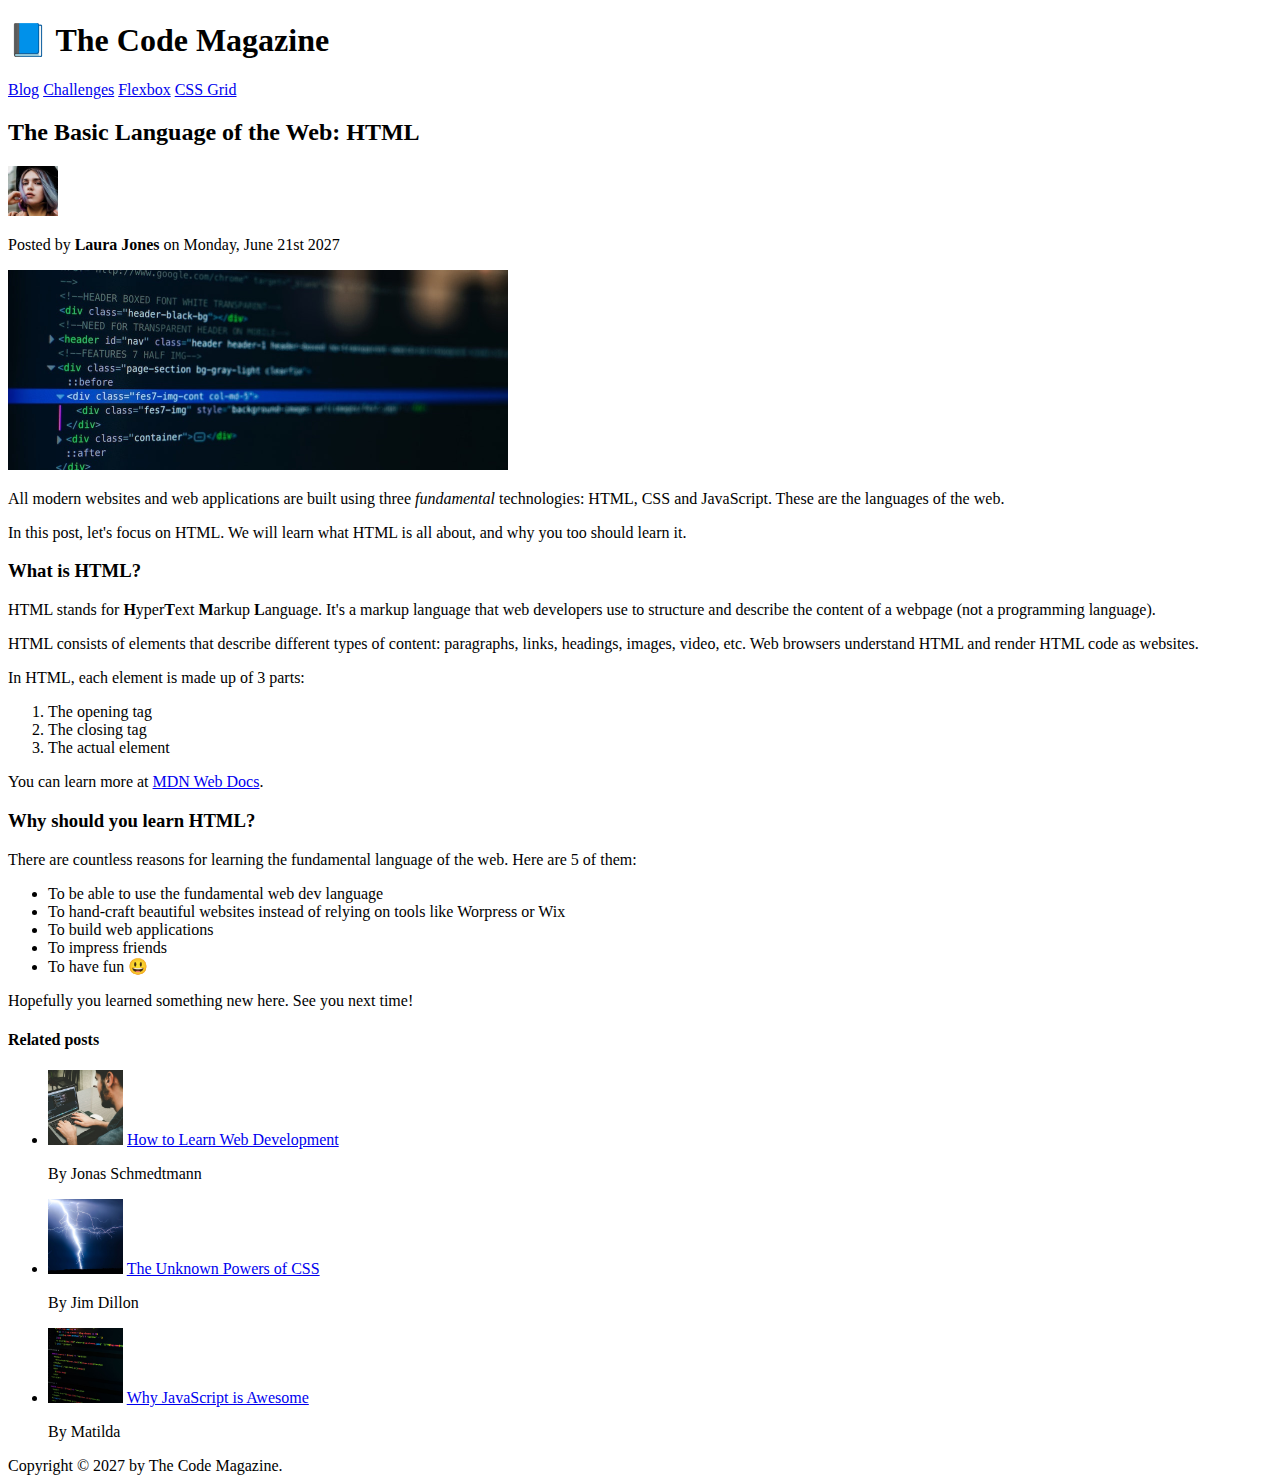
<file: html-css-course-master/final/02-HTML-Fundamentals/index.html>
<!DOCTYPE html>
<html lang="en">
  <head>
    <meta charset="UTF-8" />
    <title>The Basic Language of the Web: HTML</title>
  </head>

  <body>
    <!--
    <h1>The Basic Language of the Web: HTML</h1>
    <h2>The Basic Language of the Web: HTML</h2>
    <h3>The Basic Language of the Web: HTML</h3>
    <h4>The Basic Language of the Web: HTML</h4>
    <h5>The Basic Language of the Web: HTML</h5>
    <h6>The Basic Language of the Web: HTML</h6>
    -->

    <header>
      <h1>📘 The Code Magazine</h1>

      <nav>
        <a href="blog.html">Blog</a>
        <a href="#">Challenges</a>
        <a href="#">Flexbox</a>
        <a href="#">CSS Grid</a>
      </nav>
    </header>

    <article>
      <header>
        <h2>The Basic Language of the Web: HTML</h2>

        <img
          src="img/laura-jones.jpg"
          alt="Headshot of Laura Jones"
          height="50"
          width="50"
        />

        <p>Posted by <strong>Laura Jones</strong> on Monday, June 21st 2027</p>

        <img
          src="img/post-img.jpg"
          alt="HTML code on a screen"
          width="500"
          height="200"
        />
      </header>

      <p>
        All modern websites and web applications are built using three
        <em>fundamental</em>
        technologies: HTML, CSS and JavaScript. These are the languages of the
        web.
      </p>

      <p>
        In this post, let's focus on HTML. We will learn what HTML is all about,
        and why you too should learn it.
      </p>

      <h3>What is HTML?</h3>
      <p>
        HTML stands for <strong>H</strong>yper<strong>T</strong>ext
        <strong>M</strong>arkup <strong>L</strong>anguage. It's a markup
        language that web developers use to structure and describe the content
        of a webpage (not a programming language).
      </p>
      <p>
        HTML consists of elements that describe different types of content:
        paragraphs, links, headings, images, video, etc. Web browsers understand
        HTML and render HTML code as websites.
      </p>
      <p>In HTML, each element is made up of 3 parts:</p>

      <ol>
        <li>The opening tag</li>
        <li>The closing tag</li>
        <li>The actual element</li>
      </ol>

      <p>
        You can learn more at
        <a
          href="https://developer.mozilla.org/en-US/docs/Web/HTML"
          target="_blank"
          >MDN Web Docs</a
        >.
      </p>

      <h3>Why should you learn HTML?</h3>

      <p>
        There are countless reasons for learning the fundamental language of the
        web. Here are 5 of them:
      </p>

      <ul>
        <li>To be able to use the fundamental web dev language</li>
        <li>
          To hand-craft beautiful websites instead of relying on tools like
          Worpress or Wix
        </li>
        <li>To build web applications</li>
        <li>To impress friends</li>
        <li>To have fun 😃</li>
      </ul>

      <p>Hopefully you learned something new here. See you next time!</p>
    </article>

    <aside>
      <h4>Related posts</h4>

      <ul>
        <li>
          <img
            src="img/related-1.jpg"
            alt="Person programming"
            width="75"
            width="75"
          />
          <a href="#">How to Learn Web Development</a>
          <p>By Jonas Schmedtmann</p>
        </li>
        <li>
          <img src="img/related-2.jpg" alt="Lightning" width="75" heigth="75" />
          <a href="#">The Unknown Powers of CSS</a>
          <p>By Jim Dillon</p>
        </li>
        <li>
          <img
            src="img/related-3.jpg"
            alt="JavaScript code on a screen"
            width="75"
            height="75"
          />
          <a href="#">Why JavaScript is Awesome</a>
          <p>By Matilda</p>
        </li>
      </ul>
    </aside>

    <footer>Copyright &copy; 2027 by The Code Magazine.</footer>
  </body>
</html>
</file>
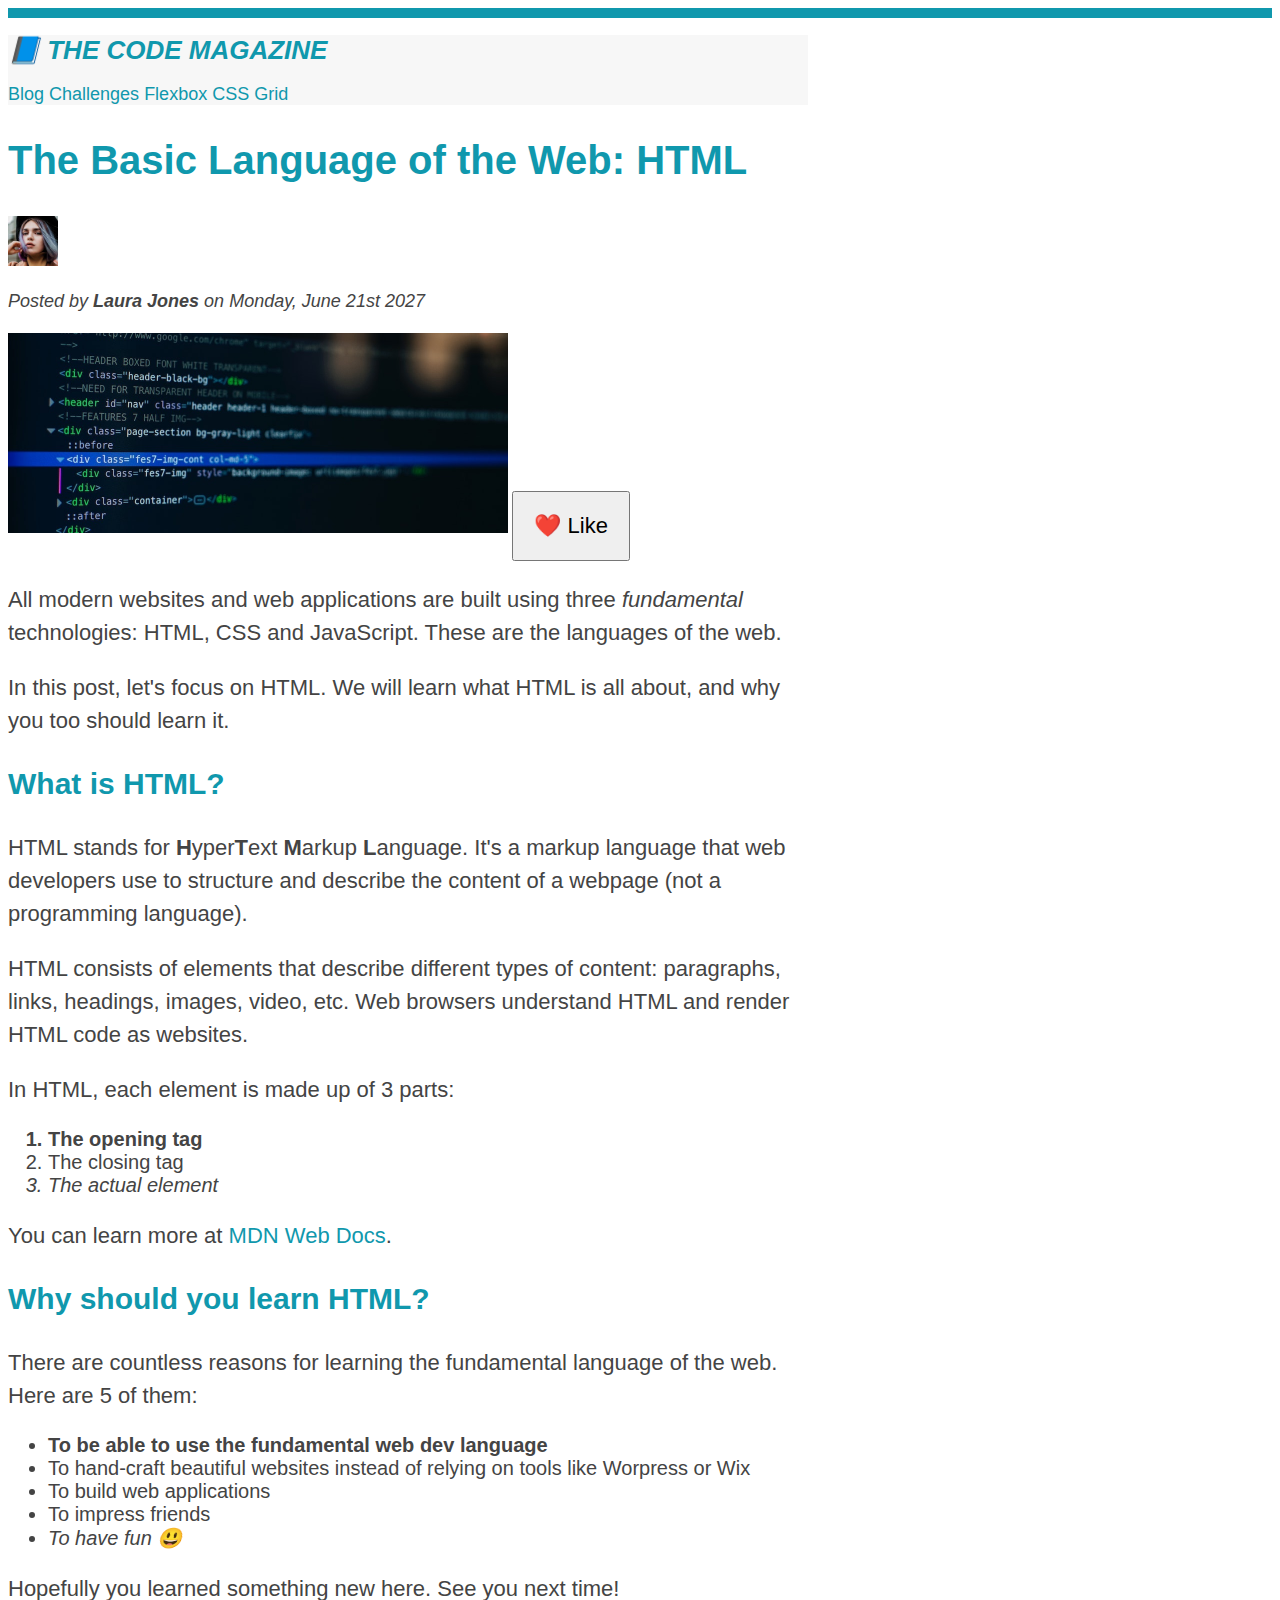
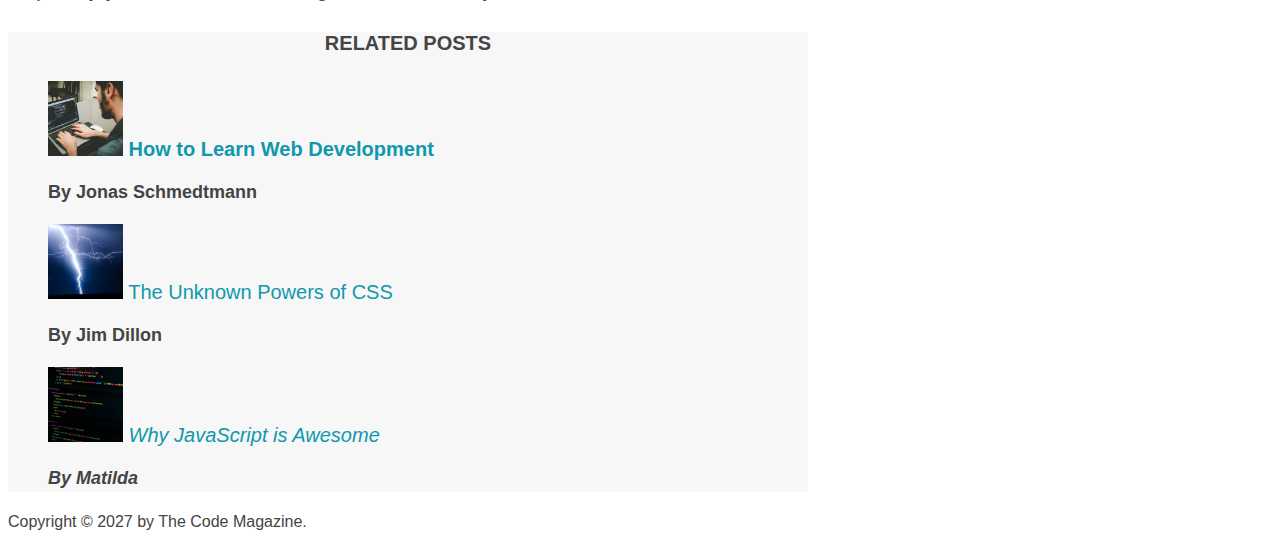
<file: html-css-course-master/final/03-CSS-Fundamentals/index.html>
<!DOCTYPE html>
<html lang="en">
  <head>
    <meta charset="UTF-8" />
    <link href="style.css" rel="stylesheet" />

    <title>The Basic Language of the Web: HTML</title>
  </head>

  <body>
    <!--
    <h1>The Basic Language of the Web: HTML</h1>
    <h2>The Basic Language of the Web: HTML</h2>
    <h3>The Basic Language of the Web: HTML</h3>
    <h4>The Basic Language of the Web: HTML</h4>
    <h5>The Basic Language of the Web: HTML</h5>
    <h6>The Basic Language of the Web: HTML</h6>
    -->

    <div class="container">
      <header class="main-header">
        <h1>📘 The Code Magazine</h1>

        <nav>
          <!-- <strong>This is the navigation</strong> -->
          <a href="blog.html">Blog</a>
          <a href="#">Challenges</a>
          <a href="#">Flexbox</a>
          <a href="#">CSS Grid</a>
        </nav>
      </header>

      <article>
        <header class="post-header">
          <h2>The Basic Language of the Web: HTML</h2>

          <img
            src="img/laura-jones.jpg"
            alt="Headshot of Laura Jones"
            height="50"
            width="50"
          />

          <p id="author">
            Posted by <strong>Laura Jones</strong> on Monday, June 21st 2027
          </p>

          <img
            src="img/post-img.jpg"
            alt="HTML code on a screen"
            width="500"
            height="200"
            class="post-img"
          />
          <button>❤️ Like</button>
        </header>

        <p>
          All modern websites and web applications are built using three
          <em>fundamental</em>
          technologies: HTML, CSS and JavaScript. These are the languages of the
          web.
        </p>

        <p>
          In this post, let's focus on HTML. We will learn what HTML is all
          about, and why you too should learn it.
        </p>

        <h3>What is HTML?</h3>
        <p>
          HTML stands for <strong>H</strong>yper<strong>T</strong>ext
          <strong>M</strong>arkup <strong>L</strong>anguage. It's a markup
          language that web developers use to structure and describe the content
          of a webpage (not a programming language).
        </p>
        <p>
          HTML consists of elements that describe different types of content:
          paragraphs, links, headings, images, video, etc. Web browsers
          understand HTML and render HTML code as websites.
        </p>
        <p>In HTML, each element is made up of 3 parts:</p>

        <ol>
          <li class="first-li">The opening tag</li>
          <li>The closing tag</li>
          <li>The actual element</li>
        </ol>

        <p>
          You can learn more at
          <a
            href="https://developer.mozilla.org/en-US/docs/Web/HTML"
            target="_blank"
            >MDN Web Docs</a
          >.
        </p>

        <h3>Why should you learn HTML?</h3>

        <p>
          There are countless reasons for learning the fundamental language of
          the web. Here are 5 of them:
        </p>

        <ul>
          <li class="first-li">
            To be able to use the fundamental web dev language
          </li>
          <li>
            To hand-craft beautiful websites instead of relying on tools like
            Worpress or Wix
          </li>
          <li>To build web applications</li>
          <li>To impress friends</li>
          <li>To have fun 😃</li>
        </ul>

        <p>Hopefully you learned something new here. See you next time!</p>
      </article>

      <aside>
        <h4>Related posts</h4>

        <ul class="related">
          <li>
            <img
              src="img/related-1.jpg"
              alt="Person programming"
              width="75"
              height="75"
            />
            <a href="#">How to Learn Web Development</a>
            <p class="related-author">By Jonas Schmedtmann</p>
          </li>
          <li>
            <img
              src="img/related-2.jpg"
              alt="Lightning"
              width="75"
              height="75"
            />
            <a href="#">The Unknown Powers of CSS</a>
            <p class="related-author">By Jim Dillon</p>
          </li>
          <li>
            <img
              src="img/related-3.jpg"
              alt="JavaScript code on a screen"
              width="75"
              height="75"
            />
            <a href="#">Why JavaScript is Awesome</a>
            <p class="related-author">By Matilda</p>
          </li>
        </ul>
      </aside>

      <footer>
        <p id="copyright" class="copyright text">
          Copyright &copy; 2027 by The Code Magazine.
        </p>
      </footer>
    </div>
  </body>
</html>
</file>
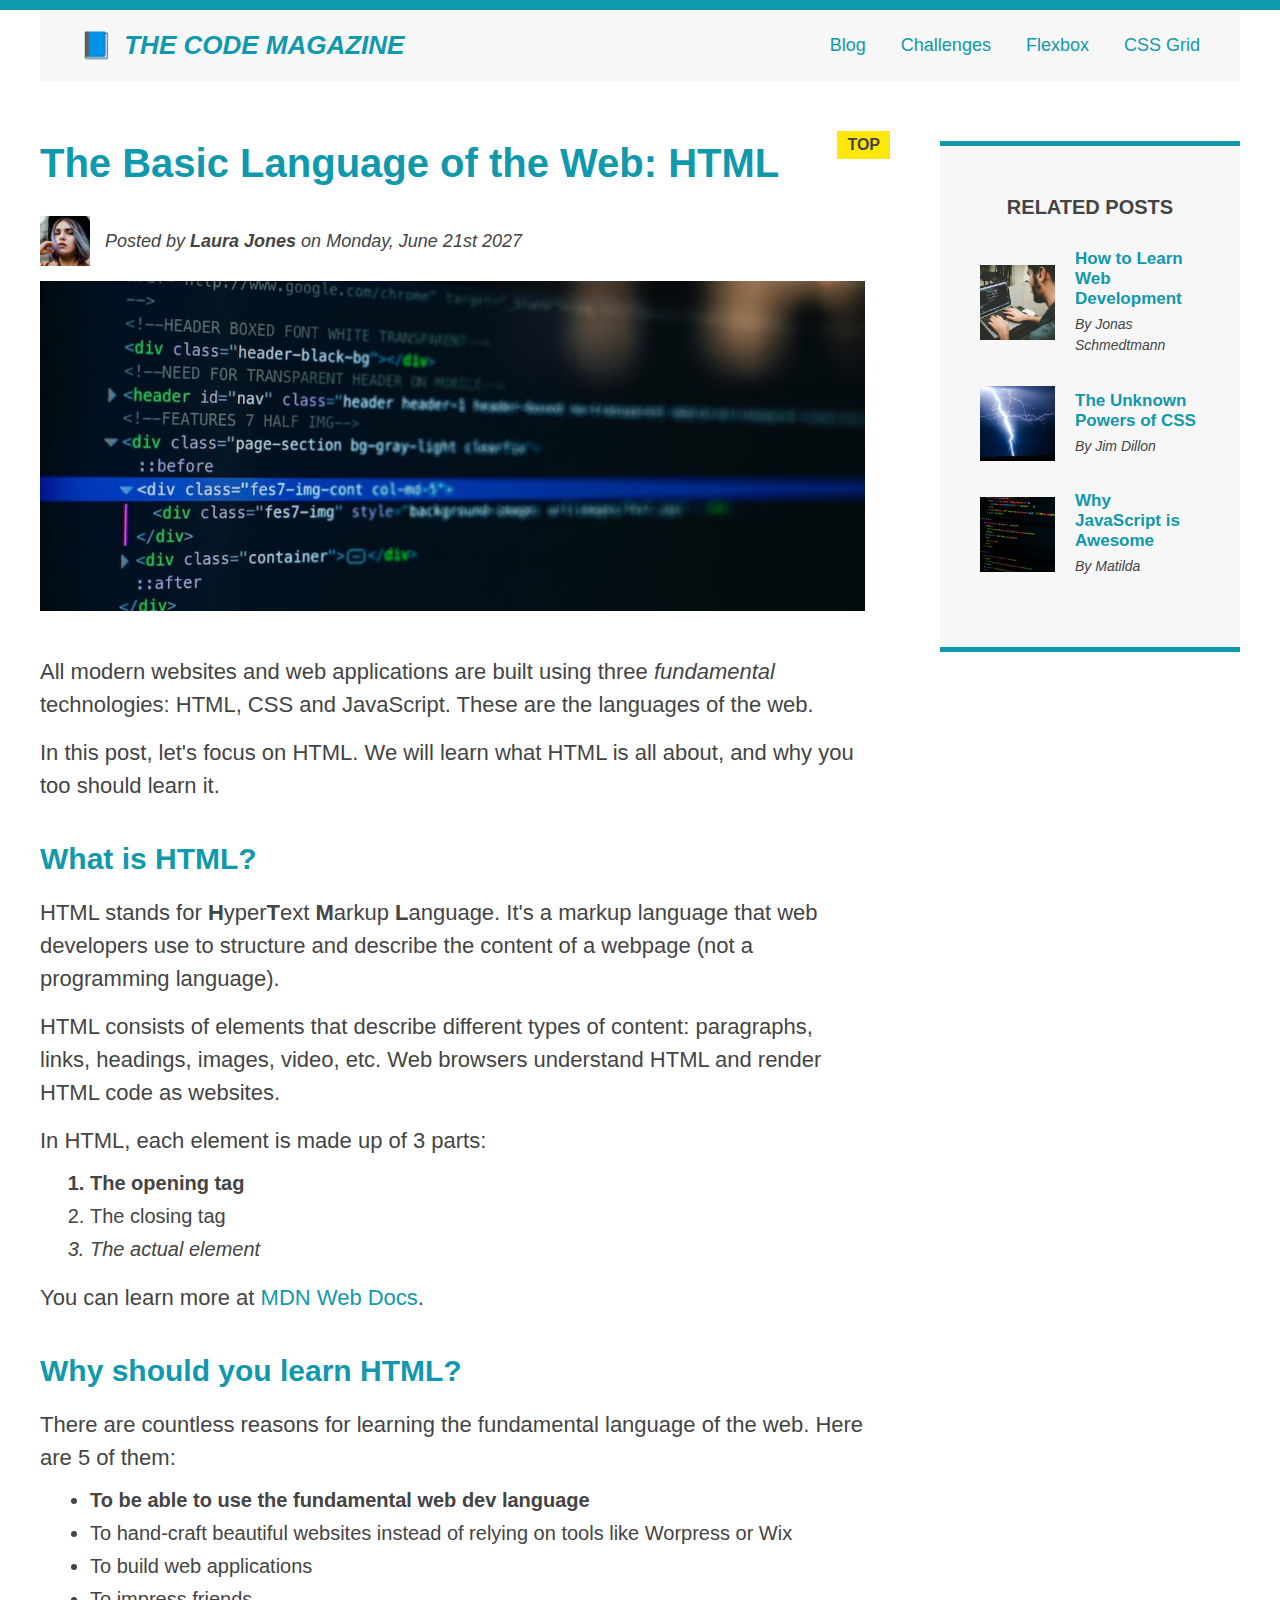
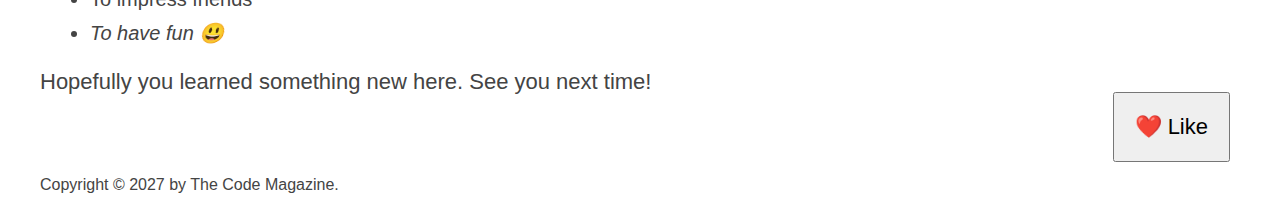
<file: html-css-course-master/final/04-CSS-Layouts/index.html>
<!DOCTYPE html>
<html lang="en">
  <head>
    <meta charset="UTF-8" />
    <link href="style.css" rel="stylesheet" />

    <title>The Basic Language of the Web: HTML</title>
  </head>

  <body>
    <!--
    <h1>The Basic Language of the Web: HTML</h1>
    <h2>The Basic Language of the Web: HTML</h2>
    <h3>The Basic Language of the Web: HTML</h3>
    <h4>The Basic Language of the Web: HTML</h4>
    <h5>The Basic Language of the Web: HTML</h5>
    <h6>The Basic Language of the Web: HTML</h6>
    -->

    <div class="container">
      <header class="main-header clearfix">
        <h1>📘 The Code Magazine</h1>

        <nav>
          <!-- <strong>This is the navigation</strong> -->
          <a href="blog.html">Blog</a>
          <a href="#">Challenges</a>
          <a href="flexbox.html">Flexbox</a>
          <a href="css-grid.html">CSS Grid</a>
        </nav>

        <!-- <div class="clear"></div> -->
      </header>

      <!-- ONLY NECESSARY FOR FLEXBOX -->
      <!-- <div class="row"> -->
      <article>
        <header class="post-header">
          <h2>The Basic Language of the Web: HTML</h2>

          <div class="author-box">
            <img
              src="img/laura-jones.jpg"
              alt="Headshot of Laura Jones"
              height="50"
              width="50"
              class="author-img"
            />

            <p id="author" class="author">
              Posted by <strong>Laura Jones</strong> on Monday, June 21st 2027
            </p>
          </div>

          <img
            src="img/post-img.jpg"
            alt="HTML code on a screen"
            width="500"
            height="200"
            class="post-img"
          />
          <button>❤️ Like</button>
        </header>

        <p>
          All modern websites and web applications are built using three
          <em>fundamental</em>
          technologies: HTML, CSS and JavaScript. These are the languages of the
          web.
        </p>

        <p>
          In this post, let's focus on HTML. We will learn what HTML is all
          about, and why you too should learn it.
        </p>

        <h3>What is HTML?</h3>
        <p>
          HTML stands for <strong>H</strong>yper<strong>T</strong>ext
          <strong>M</strong>arkup <strong>L</strong>anguage. It's a markup
          language that web developers use to structure and describe the content
          of a webpage (not a programming language).
        </p>
        <p>
          HTML consists of elements that describe different types of content:
          paragraphs, links, headings, images, video, etc. Web browsers
          understand HTML and render HTML code as websites.
        </p>
        <p>In HTML, each element is made up of 3 parts:</p>

        <ol>
          <li class="first-li">The opening tag</li>
          <li>The closing tag</li>
          <li>The actual element</li>
        </ol>

        <p>
          You can learn more at
          <a
            href="https://developer.mozilla.org/en-US/docs/Web/HTML"
            target="_blank"
            >MDN Web Docs</a
          >.
        </p>

        <h3>Why should you learn HTML?</h3>

        <p>
          There are countless reasons for learning the fundamental language of
          the web. Here are 5 of them:
        </p>

        <ul>
          <li class="first-li">
            To be able to use the fundamental web dev language
          </li>
          <li>
            To hand-craft beautiful websites instead of relying on tools like
            Worpress or Wix
          </li>
          <li>To build web applications</li>
          <li>To impress friends</li>
          <li>To have fun 😃</li>
        </ul>

        <p>Hopefully you learned something new here. See you next time!</p>
      </article>

      <aside>
        <h4>Related posts</h4>

        <ul class="related">
          <li class="related-post">
            <img
              src="img/related-1.jpg"
              alt="Person programming"
              width="75"
              height="75"
            />
            <div>
              <a href="#" class="related-link">How to Learn Web Development</a>
              <p class="related-author">By Jonas Schmedtmann</p>
            </div>
          </li>
          <li class="related-post">
            <img
              src="img/related-2.jpg"
              alt="Lightning"
              width="75"
              height="75"
            />
            <div>
              <a href="#" class="related-link">The Unknown Powers of CSS</a>
              <p class="related-author">By Jim Dillon</p>
            </div>
          </li>
          <li class="related-post">
            <img
              src="img/related-3.jpg"
              alt="JavaScript code on a screen"
              width="75"
              height="75"
            />
            <div>
              <a href="#" class="related-link">Why JavaScript is Awesome</a>
              <p class="related-author">By Matilda</p>
            </div>
          </li>
        </ul>
      </aside>
      <!-- </div> -->

      <footer>
        <p id="copyright" class="copyright text">
          Copyright &copy; 2027 by The Code Magazine.
        </p>
      </footer>
    </div>
  </body>
</html>
</file>
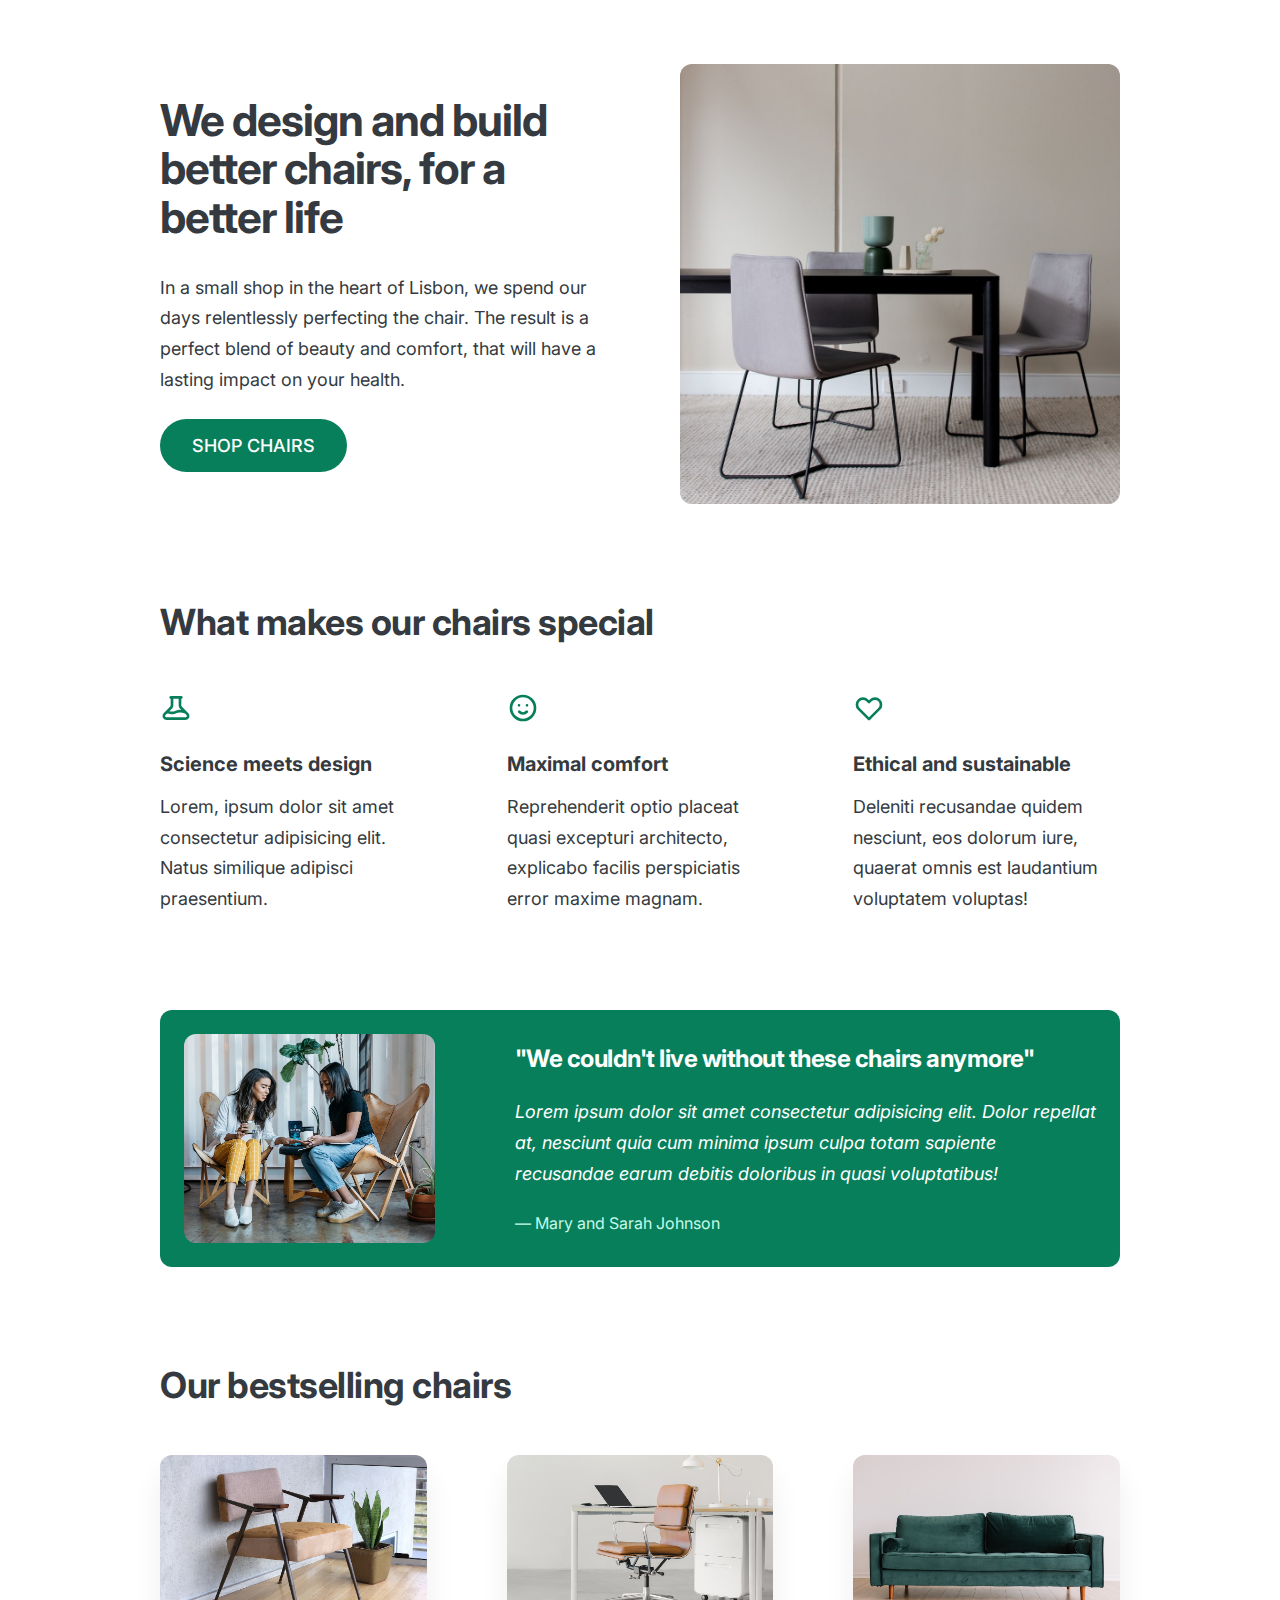
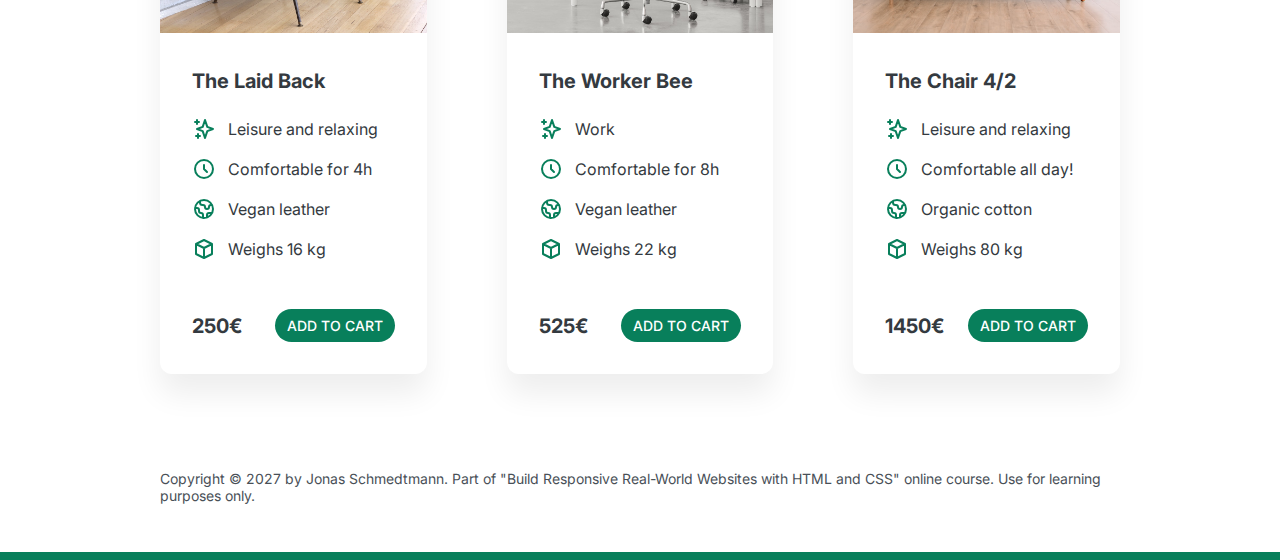
<file: html-css-course-master/final/05-Design/index.html>
<!DOCTYPE html>
<html lang="en">
  <head>
    <meta charset="UTF-8" />
    <meta http-equiv="X-UA-Compatible" content="IE=edge" />
    <meta name="viewport" content="width=device-width, initial-scale=1.0" />

    <link rel="preconnect" href="https://fonts.gstatic.com" />
    <link
      href="https://fonts.googleapis.com/css2?family=Inter:wght@400;500;700&display=swap"
      rel="stylesheet"
    />

    <link rel="stylesheet" href="style.css" />
    <title>Lisbon Chair Shop</title>
  </head>
  <body>
    <div class="container">
      <header>
        <div class="header-text-box">
          <h1>We design and build better chairs, for a better life</h1>
          <p class="header-text">
            In a small shop in the heart of Lisbon, we spend our days
            relentlessly perfecting the chair. The result is a perfect blend of
            beauty and comfort, that will have a lasting impact on your health.
          </p>
          <a class="btn btn--big" href="#">Shop chairs</a>
        </div>
        <img src="hero.jpg" alt="Photo" />
      </header>

      <section>
        <h2>What makes our chairs special</h2>
        <div class="grid-3-cols">
          <div>
            <svg
              xmlns="http://www.w3.org/2000/svg"
              class="features-icon"
              fill="none"
              viewBox="0 0 24 24"
              stroke="currentColor"
            >
              <path
                stroke-linecap="round"
                stroke-linejoin="round"
                stroke-width="2"
                d="M19.428 15.428a2 2 0 00-1.022-.547l-2.387-.477a6 6 0 00-3.86.517l-.318.158a6 6 0 01-3.86.517L6.05 15.21a2 2 0 00-1.806.547M8 4h8l-1 1v5.172a2 2 0 00.586 1.414l5 5c1.26 1.26.367 3.414-1.415 3.414H4.828c-1.782 0-2.674-2.154-1.414-3.414l5-5A2 2 0 009 10.172V5L8 4z"
              />
            </svg>
            <p class="features-title"><strong>Science meets design</strong></p>
            <p class="features-text">
              Lorem, ipsum dolor sit amet consectetur adipisicing elit. Natus
              similique adipisci praesentium.
            </p>
          </div>

          <div>
            <svg
              xmlns="http://www.w3.org/2000/svg"
              class="features-icon"
              fill="none"
              viewBox="0 0 24 24"
              stroke="currentColor"
            >
              <path
                stroke-linecap="round"
                stroke-linejoin="round"
                stroke-width="2"
                d="M14.828 14.828a4 4 0 01-5.656 0M9 10h.01M15 10h.01M21 12a9 9 0 11-18 0 9 9 0 0118 0z"
              />
            </svg>
            <p class="features-title">
              <strong>Maximal comfort</strong>
            </p>
            <p class="features-text">
              Reprehenderit optio placeat quasi excepturi architecto, explicabo
              facilis perspiciatis error maxime magnam.
            </p>
          </div>

          <div>
            <svg
              xmlns="http://www.w3.org/2000/svg"
              class="features-icon"
              fill="none"
              viewBox="0 0 24 24"
              stroke="currentColor"
            >
              <path
                stroke-linecap="round"
                stroke-linejoin="round"
                stroke-width="2"
                d="M4.318 6.318a4.5 4.5 0 000 6.364L12 20.364l7.682-7.682a4.5 4.5 0 00-6.364-6.364L12 7.636l-1.318-1.318a4.5 4.5 0 00-6.364 0z"
              />
            </svg>
            <p class="features-title">
              <strong>Ethical and sustainable</strong>
            </p>
            <p class="features-text">
              Deleniti recusandae quidem nesciunt, eos dolorum iure, quaerat
              omnis est laudantium voluptatem voluptas!
            </p>
          </div>
        </div>
      </section>

      <section class="testimonial-section">
        <div class="grid-3-cols">
          <img src="customers.jpg" alt="People sitting on chairs" />
          <div class="testimonial-box">
            <h2>"We couldn't live without these chairs anymore"</h2>
            <blockquote class="testimonial-text">
              Lorem ipsum dolor sit amet consectetur adipisicing elit. Dolor
              repellat at, nesciunt quia cum minima ipsum culpa totam sapiente
              recusandae earum debitis doloribus in quasi voluptatibus!
            </blockquote>
            <p class="testimonial-author">&mdash; Mary and Sarah Johnson</p>
          </div>
        </div>
      </section>

      <section>
        <h2>Our bestselling chairs</h2>
        <div class="grid-3-cols">
          <figure class="chair">
            <img src="chair-1.jpg" alt="Chair" />
            <div class="chair-box">
              <h3>The Laid Back</h3>
              <ul class="chair-details">
                <li>
                  <svg
                    xmlns="http://www.w3.org/2000/svg"
                    class="chair-icon"
                    fill="none"
                    viewBox="0 0 24 24"
                    stroke="currentColor"
                  >
                    <path
                      stroke-linecap="round"
                      stroke-linejoin="round"
                      stroke-width="2"
                      d="M5 3v4M3 5h4M6 17v4m-2-2h4m5-16l2.286 6.857L21 12l-5.714 2.143L13 21l-2.286-6.857L5 12l5.714-2.143L13 3z"
                    />
                  </svg>
                  <!-- Span is a generic INLINE text element, it doesn't have any meaning. It's like a div element, but inline -->
                  <span>Leisure and relaxing</span>
                </li>
                <li>
                  <svg
                    xmlns="http://www.w3.org/2000/svg"
                    class="chair-icon"
                    fill="none"
                    viewBox="0 0 24 24"
                    stroke="currentColor"
                  >
                    <path
                      stroke-linecap="round"
                      stroke-linejoin="round"
                      stroke-width="2"
                      d="M12 8v4l3 3m6-3a9 9 0 11-18 0 9 9 0 0118 0z"
                    />
                  </svg>
                  <span>Comfortable for 4h</span>
                </li>
                <li>
                  <svg
                    xmlns="http://www.w3.org/2000/svg"
                    class="chair-icon"
                    fill="none"
                    viewBox="0 0 24 24"
                    stroke="currentColor"
                  >
                    <path
                      stroke-linecap="round"
                      stroke-linejoin="round"
                      stroke-width="2"
                      d="M3.055 11H5a2 2 0 012 2v1a2 2 0 002 2 2 2 0 012 2v2.945M8 3.935V5.5A2.5 2.5 0 0010.5 8h.5a2 2 0 012 2 2 2 0 104 0 2 2 0 012-2h1.064M15 20.488V18a2 2 0 012-2h3.064M21 12a9 9 0 11-18 0 9 9 0 0118 0z"
                    />
                  </svg>
                  <span>Vegan leather</span>
                </li>
                <li>
                  <svg
                    xmlns="http://www.w3.org/2000/svg"
                    class="chair-icon"
                    fill="none"
                    viewBox="0 0 24 24"
                    stroke="currentColor"
                  >
                    <path
                      stroke-linecap="round"
                      stroke-linejoin="round"
                      stroke-width="2"
                      d="M20 7l-8-4-8 4m16 0l-8 4m8-4v10l-8 4m0-10L4 7m8 4v10M4 7v10l8 4"
                    />
                  </svg>
                  <span>Weighs 16 kg</span>
                </li>
              </ul>
              <div class="chair-price">
                <strong>250€</strong>
                <a href="#" class="btn btn--small">Add to cart</a>
              </div>
            </div>
          </figure>

          <figure class="chair">
            <img src="chair-2.jpg" alt="Chair" />
            <div class="chair-box">
              <h3>The Worker Bee</h3>
              <ul class="chair-details">
                <li>
                  <svg
                    xmlns="http://www.w3.org/2000/svg"
                    class="chair-icon"
                    fill="none"
                    viewBox="0 0 24 24"
                    stroke="currentColor"
                  >
                    <path
                      stroke-linecap="round"
                      stroke-linejoin="round"
                      stroke-width="2"
                      d="M5 3v4M3 5h4M6 17v4m-2-2h4m5-16l2.286 6.857L21 12l-5.714 2.143L13 21l-2.286-6.857L5 12l5.714-2.143L13 3z"
                    />
                  </svg>
                  <span>Work</span>
                </li>
                <li>
                  <svg
                    xmlns="http://www.w3.org/2000/svg"
                    class="chair-icon"
                    fill="none"
                    viewBox="0 0 24 24"
                    stroke="currentColor"
                  >
                    <path
                      stroke-linecap="round"
                      stroke-linejoin="round"
                      stroke-width="2"
                      d="M12 8v4l3 3m6-3a9 9 0 11-18 0 9 9 0 0118 0z"
                    />
                  </svg>
                  <span>Comfortable for 8h</span>
                </li>
                <li>
                  <svg
                    xmlns="http://www.w3.org/2000/svg"
                    class="chair-icon"
                    fill="none"
                    viewBox="0 0 24 24"
                    stroke="currentColor"
                  >
                    <path
                      stroke-linecap="round"
                      stroke-linejoin="round"
                      stroke-width="2"
                      d="M3.055 11H5a2 2 0 012 2v1a2 2 0 002 2 2 2 0 012 2v2.945M8 3.935V5.5A2.5 2.5 0 0010.5 8h.5a2 2 0 012 2 2 2 0 104 0 2 2 0 012-2h1.064M15 20.488V18a2 2 0 012-2h3.064M21 12a9 9 0 11-18 0 9 9 0 0118 0z"
                    />
                  </svg>
                  <span>Vegan leather</span>
                </li>
                <li>
                  <svg
                    xmlns="http://www.w3.org/2000/svg"
                    class="chair-icon"
                    fill="none"
                    viewBox="0 0 24 24"
                    stroke="currentColor"
                  >
                    <path
                      stroke-linecap="round"
                      stroke-linejoin="round"
                      stroke-width="2"
                      d="M20 7l-8-4-8 4m16 0l-8 4m8-4v10l-8 4m0-10L4 7m8 4v10M4 7v10l8 4"
                    />
                  </svg>
                  <span>Weighs 22 kg</span>
                </li>
              </ul>
              <div class="chair-price">
                <strong>525€</strong>
                <a href="#" class="btn btn--small">Add to cart</a>
              </div>
            </div>
          </figure>

          <figure class="chair">
            <img src="chair-3.jpg" alt="Chair" />
            <div class="chair-box">
              <h3>The Chair 4/2</h3>
              <ul class="chair-details">
                <li>
                  <svg
                    xmlns="http://www.w3.org/2000/svg"
                    class="chair-icon"
                    fill="none"
                    viewBox="0 0 24 24"
                    stroke="currentColor"
                  >
                    <path
                      stroke-linecap="round"
                      stroke-linejoin="round"
                      stroke-width="2"
                      d="M5 3v4M3 5h4M6 17v4m-2-2h4m5-16l2.286 6.857L21 12l-5.714 2.143L13 21l-2.286-6.857L5 12l5.714-2.143L13 3z"
                    />
                  </svg>
                  <span>Leisure and relaxing</span>
                </li>
                <li>
                  <svg
                    xmlns="http://www.w3.org/2000/svg"
                    class="chair-icon"
                    fill="none"
                    viewBox="0 0 24 24"
                    stroke="currentColor"
                  >
                    <path
                      stroke-linecap="round"
                      stroke-linejoin="round"
                      stroke-width="2"
                      d="M12 8v4l3 3m6-3a9 9 0 11-18 0 9 9 0 0118 0z"
                    />
                  </svg>
                  <span>Comfortable all day!</span>
                </li>
                <li>
                  <svg
                    xmlns="http://www.w3.org/2000/svg"
                    class="chair-icon"
                    fill="none"
                    viewBox="0 0 24 24"
                    stroke="currentColor"
                  >
                    <path
                      stroke-linecap="round"
                      stroke-linejoin="round"
                      stroke-width="2"
                      d="M3.055 11H5a2 2 0 012 2v1a2 2 0 002 2 2 2 0 012 2v2.945M8 3.935V5.5A2.5 2.5 0 0010.5 8h.5a2 2 0 012 2 2 2 0 104 0 2 2 0 012-2h1.064M15 20.488V18a2 2 0 012-2h3.064M21 12a9 9 0 11-18 0 9 9 0 0118 0z"
                    />
                  </svg>
                  <span>Organic cotton</span>
                </li>
                <li>
                  <svg
                    xmlns="http://www.w3.org/2000/svg"
                    class="chair-icon"
                    fill="none"
                    viewBox="0 0 24 24"
                    stroke="currentColor"
                  >
                    <path
                      stroke-linecap="round"
                      stroke-linejoin="round"
                      stroke-width="2"
                      d="M20 7l-8-4-8 4m16 0l-8 4m8-4v10l-8 4m0-10L4 7m8 4v10M4 7v10l8 4"
                    />
                  </svg>
                  <span>Weighs 80 kg</span>
                </li>
              </ul>
              <div class="chair-price">
                <strong>1450€</strong>
                <a href="#" class="btn btn--small">Add to cart</a>
              </div>
            </div>
          </figure>
        </div>
      </section>

      <footer>
        Copyright &copy; 2027 by Jonas Schmedtmann. Part of "Build Responsive
        Real-World Websites with HTML and CSS" online course. Use for learning
        purposes only.
      </footer>
    </div>
  </body>
</html>
</file>
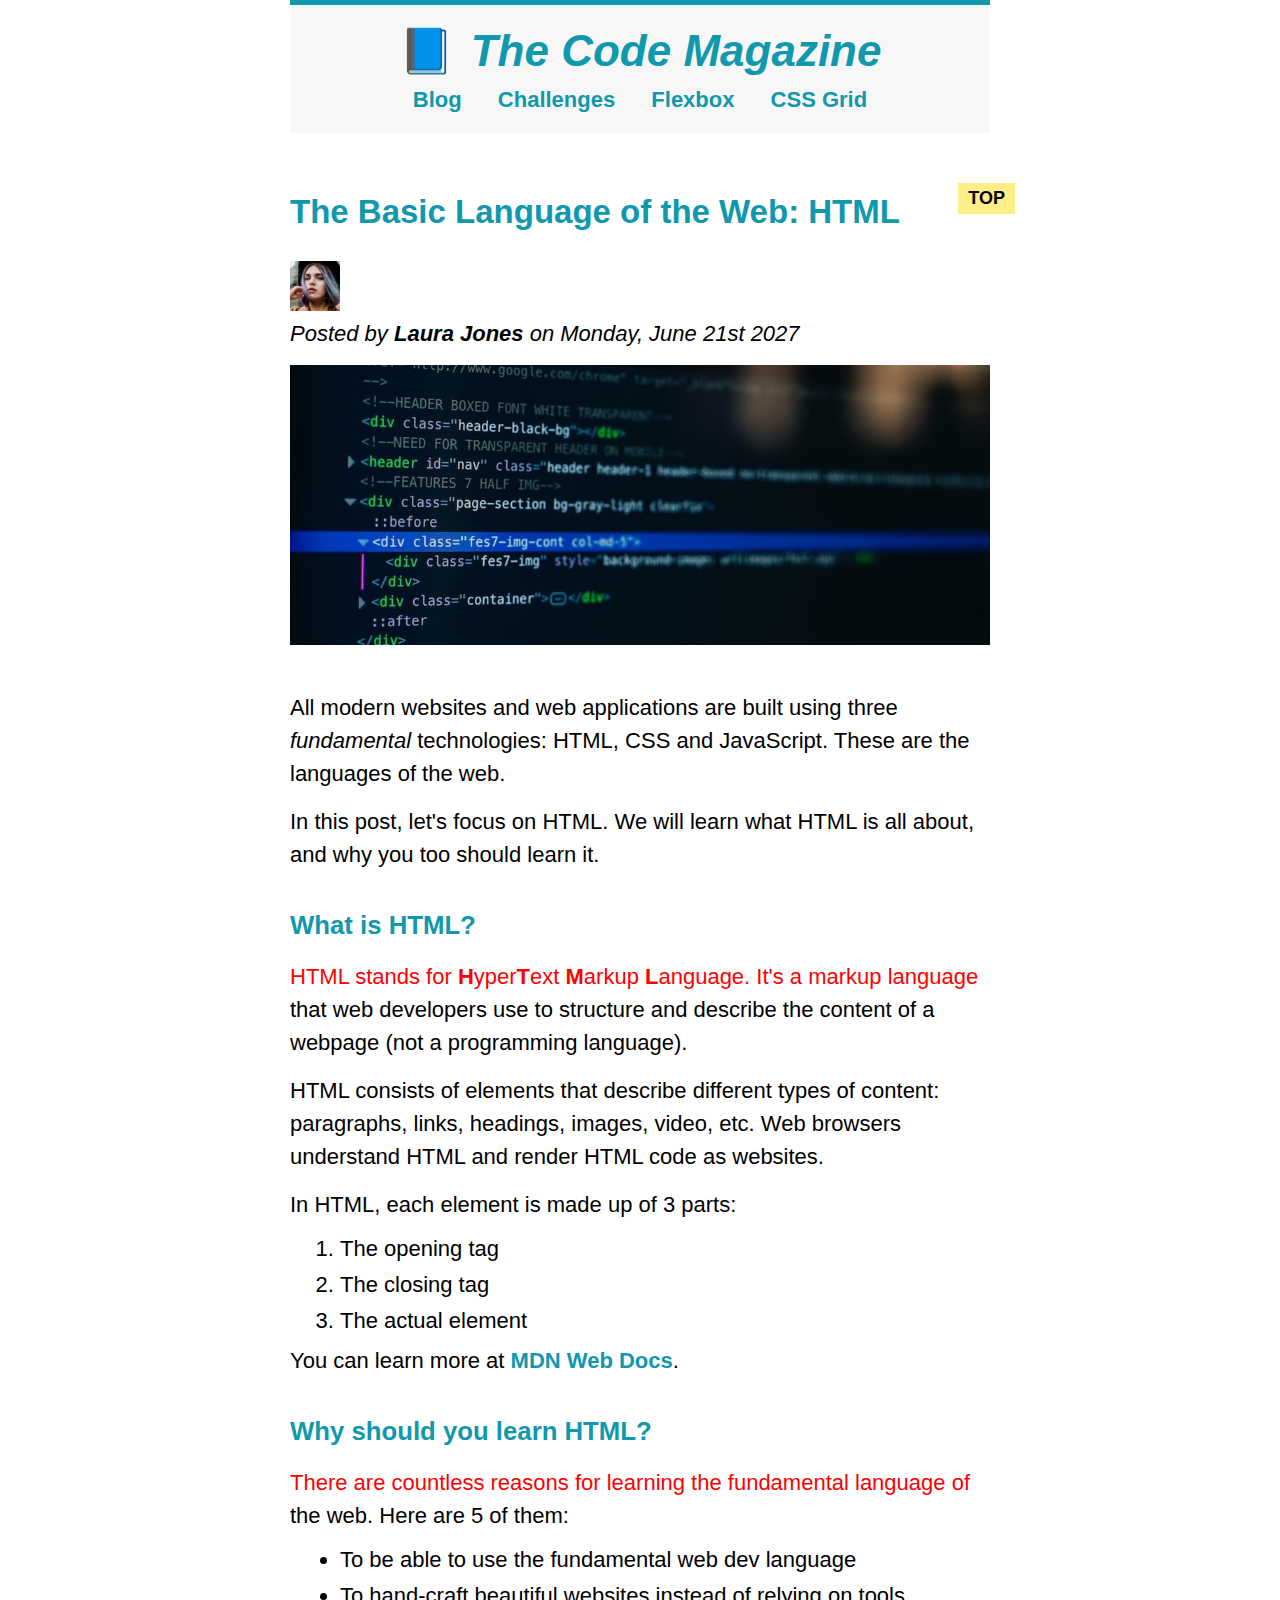
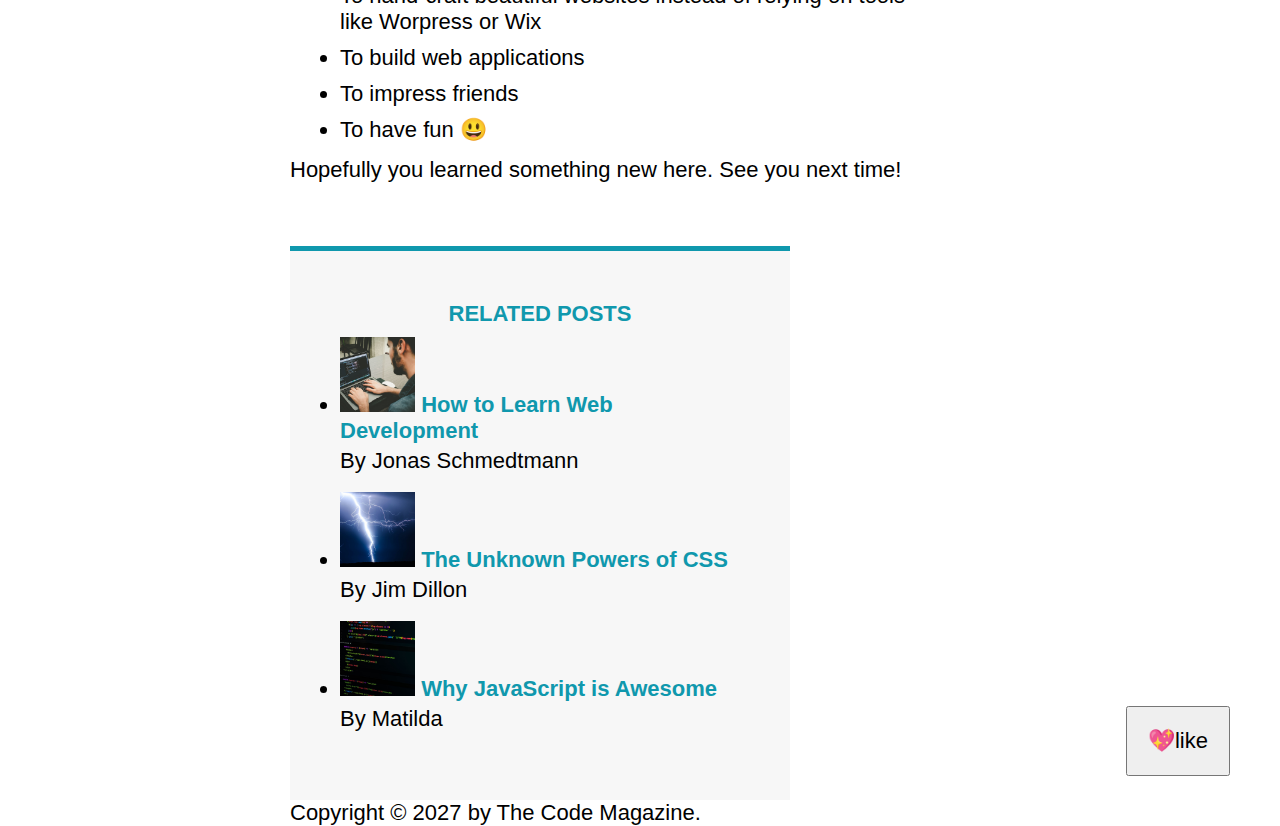
<file: html-css-course-master/starter/03-CSS-Fundamentals/index.html>
<!DOCTYPE html>
<html lang="en">
  <head>
    <meta charset="UTF-8" />
    <title>The Basic Language of the Web: HTML</title>
    <link href="style.css" rel="stylesheet" />
  </head>

  <body>
    <!--
    <h1>The Basic Language of the Web: HTML</h1>
    <h2>The Basic Language of the Web: HTML</h2>
    <h3>The Basic Language of the Web: HTML</h3>
    <h4>The Basic Language of the Web: HTML</h4>
    <h5>The Basic Language of the Web: HTML</h5>
    <h6>The Basic Language of the Web: HTML</h6>
    -->

    <div class="container">
      <header class="top">
        <h1>📘 The Code Magazine</h1>

        <nav>
          <a href="blog.html">Blog</a>
          <a href="#">Challenges</a>
          <a href="#">Flexbox</a>
          <a href="#">CSS Grid</a>
        </nav>
      </header>

      <article>
        <header class="post-header">
          <h2>The Basic Language of the Web: HTML</h2>

          <button>💖like</button>
          <img
            src="img/laura-jones.jpg"
            alt="Headshot of Laura Jones"
            height="50"
            width="50"
          />

          <p>
            Posted by <strong>Laura Jones</strong> on Monday, June 21st 2027
          </p>

          <img
            src="img/post-img.jpg"
            alt="HTML code on a screen"
            width="500"
            height="200"
            class="post-image"
          />
        </header>

        <p>
          All modern websites and web applications are built using three
          <em>fundamental</em>
          technologies: HTML, CSS and JavaScript. These are the languages of the
          web.
        </p>

        <p>
          In this post, let's focus on HTML. We will learn what HTML is all
          about, and why you too should learn it.
        </p>

        <h3>What is HTML?</h3>
        <p>
          HTML stands for <strong>H</strong>yper<strong>T</strong>ext
          <strong>M</strong>arkup <strong>L</strong>anguage. It's a markup
          language that web developers use to structure and describe the content
          of a webpage (not a programming language).
        </p>
        <p>
          HTML consists of elements that describe different types of content:
          paragraphs, links, headings, images, video, etc. Web browsers
          understand HTML and render HTML code as websites.
        </p>
        <p>In HTML, each element is made up of 3 parts:</p>

        <ol>
          <li>The opening tag</li>
          <li>The closing tag</li>
          <li>The actual element</li>
        </ol>

        <p>
          You can learn more at
          <a
            href="https://developer.mozilla.org/en-US/docs/Web/HTML"
            target="_blank"
            >MDN Web Docs</a
          >.
        </p>

        <h3>Why should you learn HTML?</h3>

        <p>
          There are countless reasons for learning the fundamental language of
          the web. Here are 5 of them:
        </p>

        <ul>
          <li>To be able to use the fundamental web dev language</li>
          <li>
            To hand-craft beautiful websites instead of relying on tools like
            Worpress or Wix
          </li>
          <li>To build web applications</li>
          <li>To impress friends</li>
          <li>To have fun 😃</li>
        </ul>

        <p>Hopefully you learned something new here. See you next time!</p>
      </article>

      <aside class="related">
        <h4>Related posts</h4>

        <ul>
          <li>
            <img
              src="img/related-1.jpg"
              alt="Person programming"
              width="75"
              width="75"
            />
            <a href="#">How to Learn Web Development</a>
            <p>By Jonas Schmedtmann</p>
          </li>
          <li>
            <img
              src="img/related-2.jpg"
              alt="Lightning"
              width="75"
              heigth="75"
            />
            <a href="#">The Unknown Powers of CSS</a>
            <p>By Jim Dillon</p>
          </li>
          <li>
            <img
              src="img/related-3.jpg"
              alt="JavaScript code on a screen"
              width="75"
              height="75"
            />
            <a href="#">Why JavaScript is Awesome</a>
            <p>By Matilda</p>
          </li>
        </ul>
      </aside>

      <footer>Copyright &copy; 2027 by The Code Magazine.</footer>
    </div>
  </body>
</html>
</file>
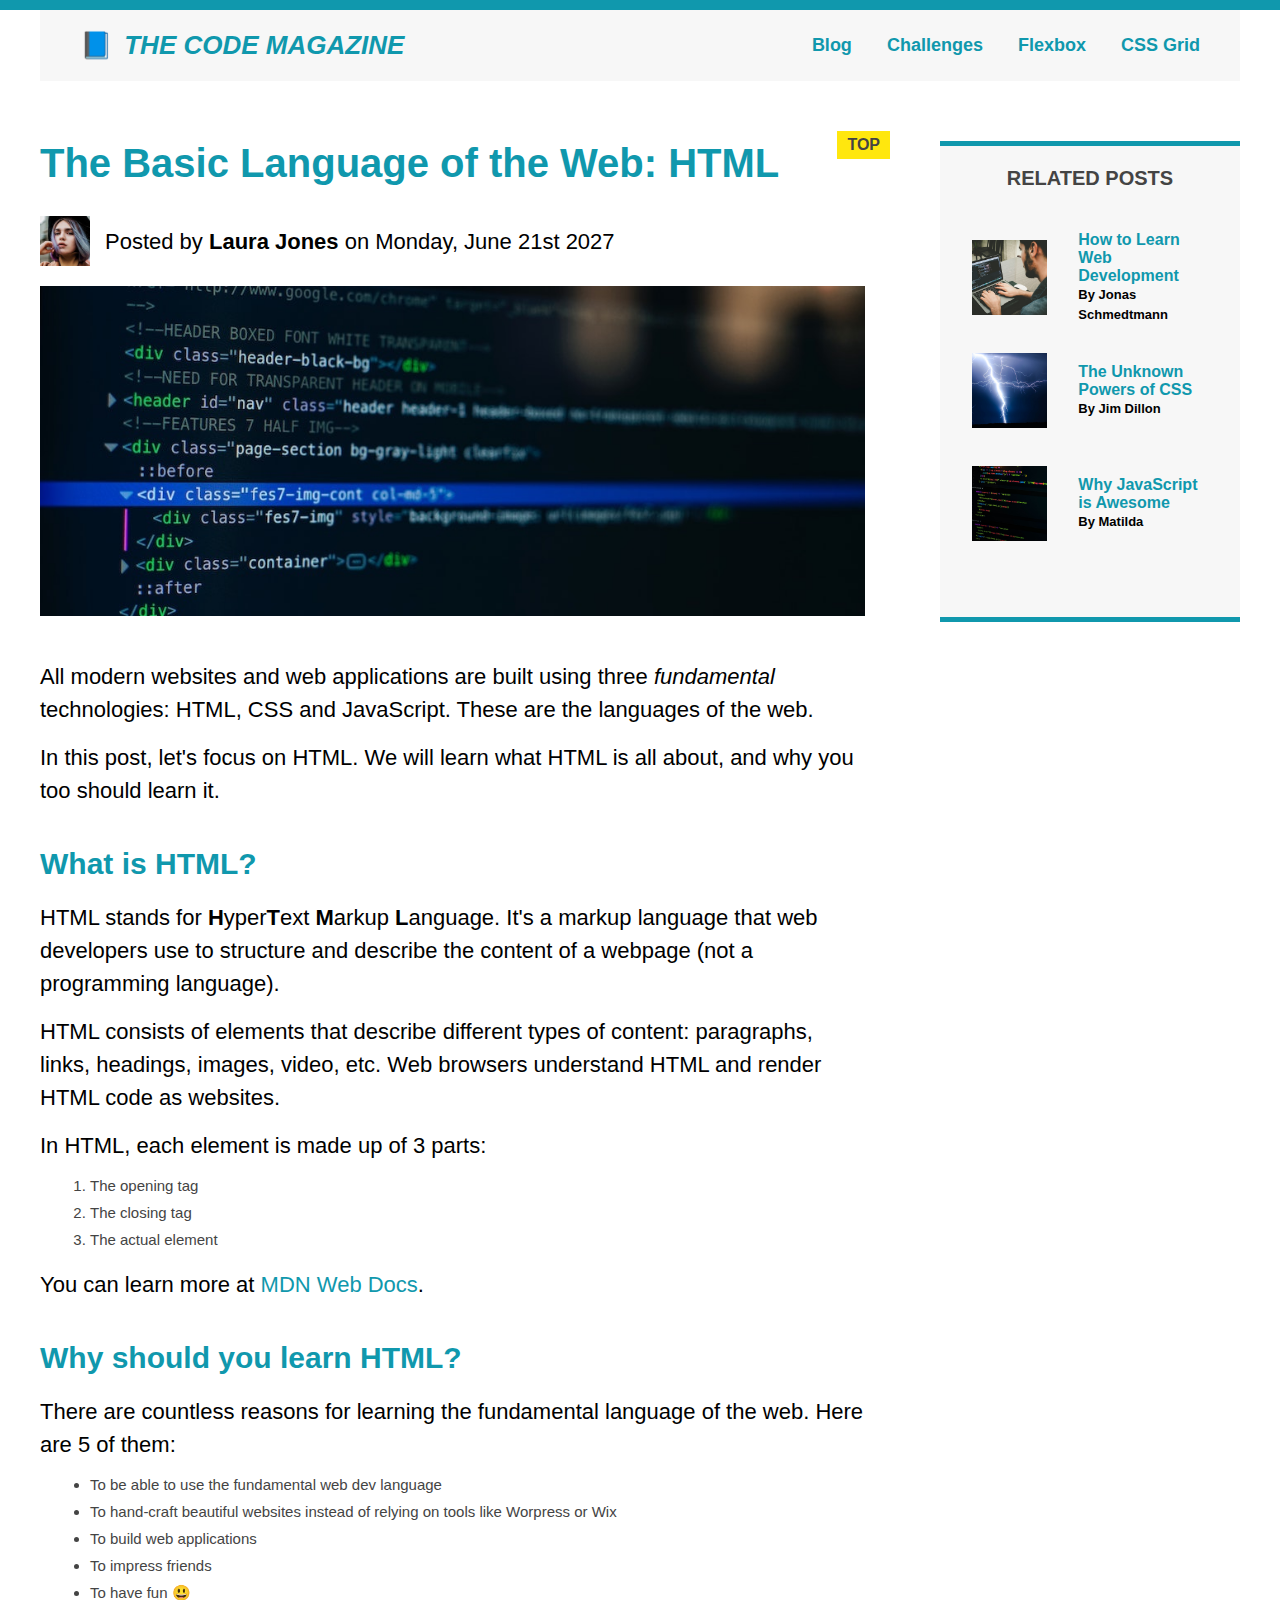
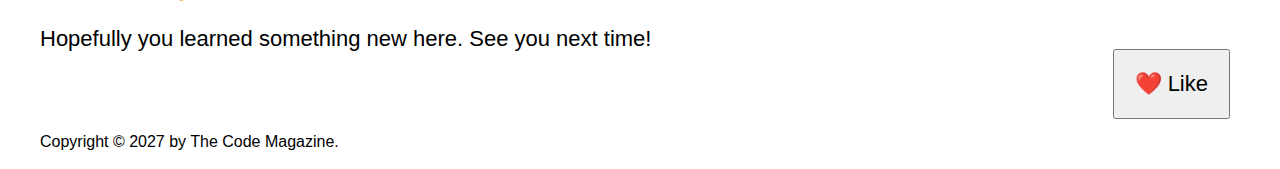
<file: html-css-course-master/starter/04-CSS-Layouts/index.html>
<!DOCTYPE html>
<html lang="en">
  <head>
    <meta charset="UTF-8" />
    <link href="style.css" rel="stylesheet" />

    <title>The Basic Language of the Web: HTML</title>
  </head>

  <body>
    <!--
    <h1>The Basic Language of the Web: HTML</h1>
    <h2>The Basic Language of the Web: HTML</h2>
    <h3>The Basic Language of the Web: HTML</h3>
    <h4>The Basic Language of the Web: HTML</h4>
    <h5>The Basic Language of the Web: HTML</h5>
    <h6>The Basic Language of the Web: HTML</h6>
    -->

    <div class="container">
      <header class="main-header clear-fix">
        <h1>📘 The Code Magazine</h1>

        <nav>
          <!-- <strong>This is the navigation</strong> -->
          <a href="blog.html">Blog</a>
          <a href="#">Challenges</a>
          <a href="flexbox.html">Flexbox</a>
          <a href="#">CSS Grid</a>
        </nav>
        <!-- <div class="test">qwe</div> -->
      </header>

      <article>
        <header class="post-header">
          <h2>The Basic Language of the Web: HTML</h2>

          <div class="author-box">
            <img
              src="img/laura-jones.jpg"
              alt="Headshot of Laura Jones"
              height="50"
              width="50"
              class="author-image"
            />

            <p class="author">
              Posted by <strong>Laura Jones</strong> on Monday, June 21st 2027
            </p>
          </div>

          <img
            src="img/post-img.jpg"
            alt="HTML code on a screen"
            width="500"
            height="200"
            class="post-img"
          />
          <button>❤️ Like</button>
        </header>

        <p>
          All modern websites and web applications are built using three
          <em>fundamental</em>
          technologies: HTML, CSS and JavaScript. These are the languages of the
          web.
        </p>

        <p>
          In this post, let's focus on HTML. We will learn what HTML is all
          about, and why you too should learn it.
        </p>
        <!-- <div class="div">
          <p class="test">testing</p>
        </div> -->

        <h3>What is HTML?</h3>
        <p>
          HTML stands for <strong>H</strong>yper<strong>T</strong>ext
          <strong>M</strong>arkup <strong>L</strong>anguage. It's a markup
          language that web developers use to structure and describe the content
          of a webpage (not a programming language).
        </p>
        <p>
          HTML consists of elements that describe different types of content:
          paragraphs, links, headings, images, video, etc. Web browsers
          understand HTML and render HTML code as websites.
        </p>
        <p>In HTML, each element is made up of 3 parts:</p>

        <ol>
          <li class="first-li">The opening tag</li>
          <li>The closing tag</li>
          <li>The actual element</li>
        </ol>

        <p>
          You can learn more at
          <a
            href="https://developer.mozilla.org/en-US/docs/Web/HTML"
            target="_blank"
            >MDN Web Docs</a
          >.
        </p>

        <h3>Why should you learn HTML?</h3>

        <p>
          There are countless reasons for learning the fundamental language of
          the web. Here are 5 of them:
        </p>

        <ul>
          <li class="first-li">
            To be able to use the fundamental web dev language
          </li>
          <li>
            To hand-craft beautiful websites instead of relying on tools like
            Worpress or Wix
          </li>
          <li>To build web applications</li>
          <li>To impress friends</li>
          <li>To have fun 😃</li>
        </ul>

        <p>Hopefully you learned something new here. See you next time!</p>
      </article>

      <aside>
        <h4>Related posts</h4>

        <img
          src="img/related-1.jpg"
          alt="Person programming"
          width="75"
          height="75"
          class="picture1"
        />

        <div>
          <a href="#">How to Learn Web Development</a>
          <p class="related-author">By Jonas Schmedtmann</p>
        </div>

        <img
          src="img/related-2.jpg"
          alt="Lightning"
          width="75"
          height="75"
          class="picture2"
        />

        <div class="second--aside">
          <a href="#">The Unknown Powers of CSS</a>
          <p class="related-author">By Jim Dillon</p>
        </div>

        <img
          src="img/related-3.jpg"
          alt="JavaScript code on a screen"
          width="75"
          height="75"
          class="picture3"
        />

        <div class="third--aside">
          <a href="#">Why JavaScript is Awesome</a>
          <p class="related-author">By Matilda</p>
        </div>
      </aside>

      <footer>
        <p id="copyright" class="copyright text">
          Copyright &copy; 2027 by The Code Magazine.
        </p>
      </footer>
    </div>
  </body>
</html>
</file>
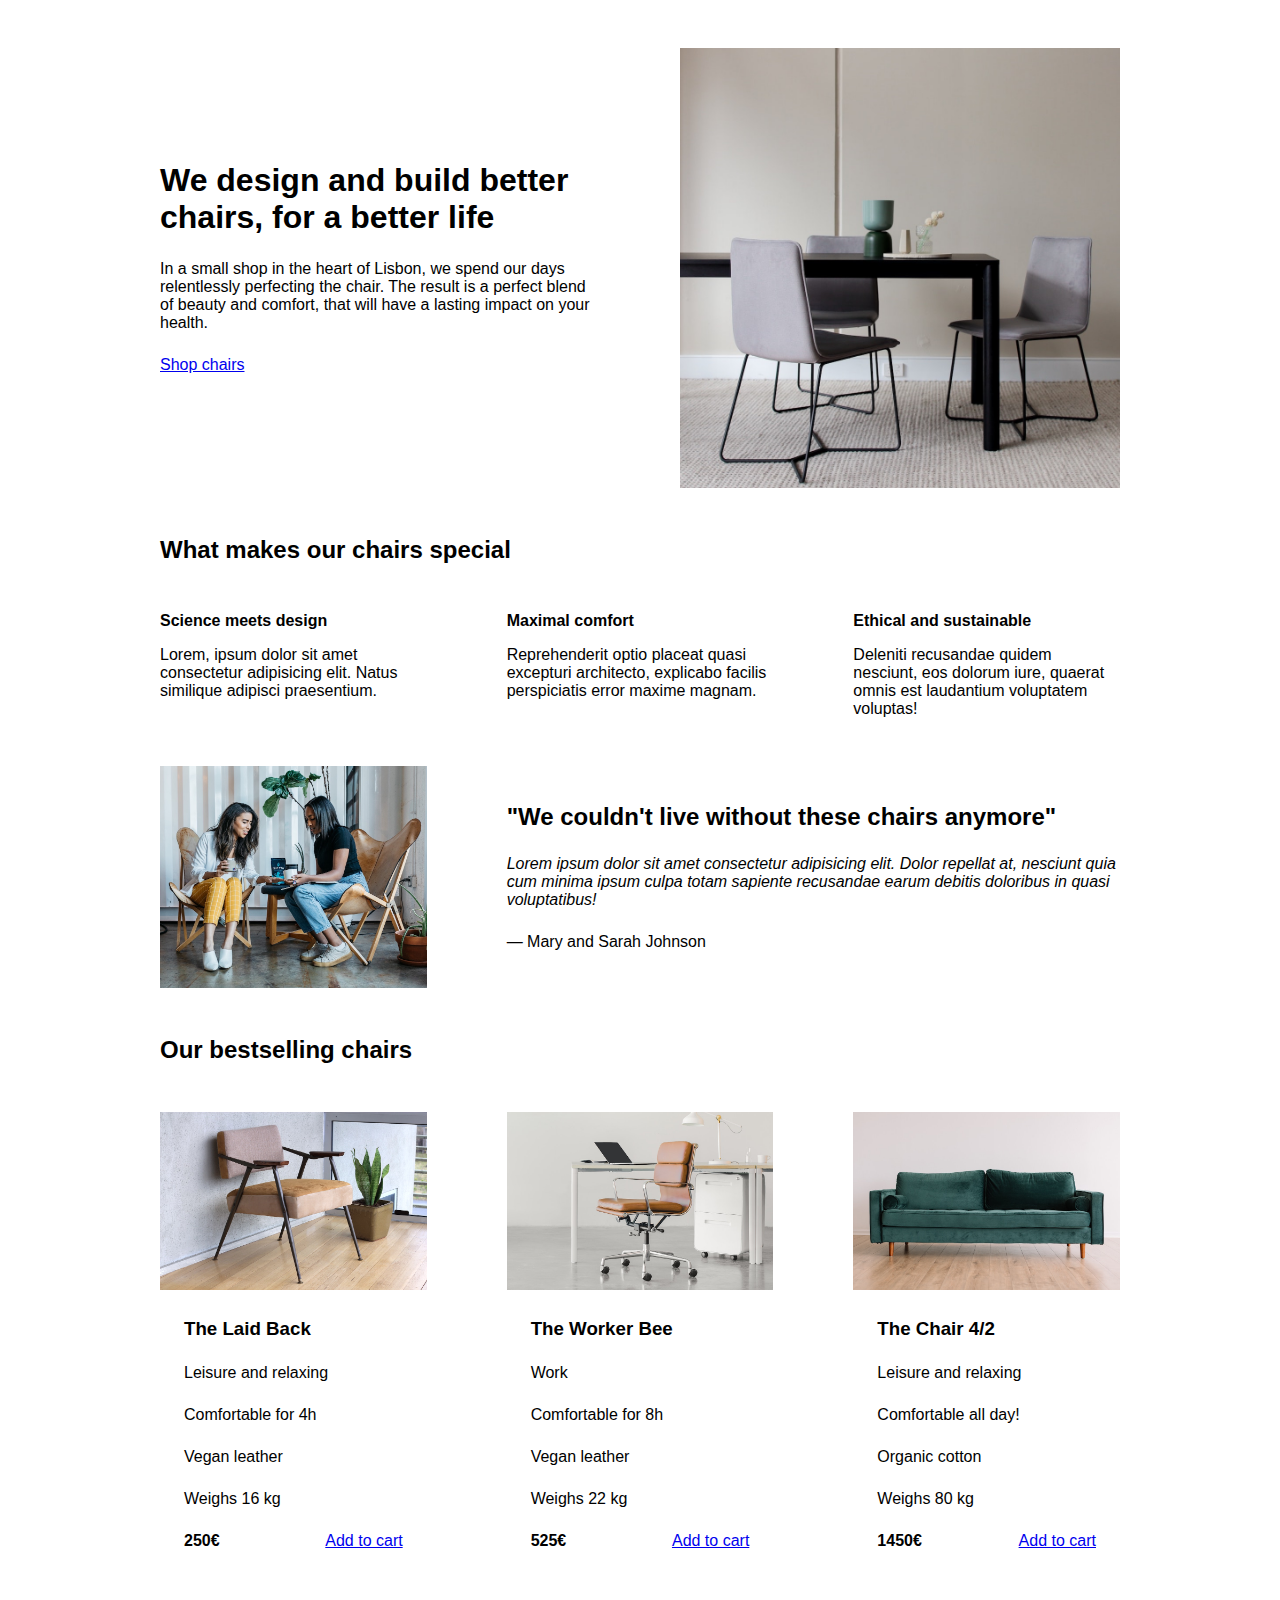
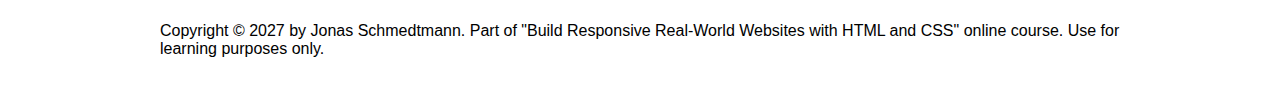
<file: html-css-course-master/starter/05-Design/index.html>
<!DOCTYPE html>
<html lang="en">
  <head>
    <meta charset="UTF-8" />
    <meta http-equiv="X-UA-Compatible" content="IE=edge" />
    <meta name="viewport" content="width=device-width, initial-scale=1.0" />

    <link rel="stylesheet" href="style.css" />
    <title>Lisbon Chair Shop</title>
  </head>
  <body>
    <div class="container">
      <header>
        <div class="header-text-box">
          <h1>We design and build better chairs, for a better life</h1>
          <p class="header-text">
            In a small shop in the heart of Lisbon, we spend our days
            relentlessly perfecting the chair. The result is a perfect blend of
            beauty and comfort, that will have a lasting impact on your health.
          </p>
          <a class="btn btn--big" href="#">Shop chairs</a>
        </div>
        <img src="hero.jpg" alt="Photo" />
      </header>

      <section>
        <h2>What makes our chairs special</h2>
        <div class="grid-3-cols">
          <div>
            <p class="features-title"><strong>Science meets design</strong></p>
            <p class="features-text">
              Lorem, ipsum dolor sit amet consectetur adipisicing elit. Natus
              similique adipisci praesentium.
            </p>
          </div>

          <div>
            <p class="features-title">
              <strong>Maximal comfort</strong>
            </p>
            <p class="features-text">
              Reprehenderit optio placeat quasi excepturi architecto, explicabo
              facilis perspiciatis error maxime magnam.
            </p>
          </div>

          <div>
            <p class="features-title">
              <strong>Ethical and sustainable</strong>
            </p>
            <p class="features-text">
              Deleniti recusandae quidem nesciunt, eos dolorum iure, quaerat
              omnis est laudantium voluptatem voluptas!
            </p>
          </div>
        </div>
      </section>

      <section class="testimonial-section">
        <div class="grid-3-cols">
          <img src="customers.jpg" alt="People sitting on chairs" />
          <div class="testimonial-box">
            <h2>"We couldn't live without these chairs anymore"</h2>
            <blockquote class="testimonial-text">
              Lorem ipsum dolor sit amet consectetur adipisicing elit. Dolor
              repellat at, nesciunt quia cum minima ipsum culpa totam sapiente
              recusandae earum debitis doloribus in quasi voluptatibus!
            </blockquote>
            <p class="testimonial-author">&mdash; Mary and Sarah Johnson</p>
          </div>
        </div>
      </section>

      <section>
        <h2>Our bestselling chairs</h2>
        <div class="grid-3-cols">
          <figure class="chair">
            <img src="chair-1.jpg" alt="Chair" />
            <div class="chair-box">
              <h3>The Laid Back</h3>
              <ul class="chair-details">
                <li>
                  <!-- Span is a generic INLINE text element, it doesn't have any meaning. It's like a div element, but inline -->
                  <span>Leisure and relaxing</span>
                </li>
                <li>
                  <span>Comfortable for 4h</span>
                </li>
                <li>
                  <span>Vegan leather</span>
                </li>
                <li>
                  <span>Weighs 16 kg</span>
                </li>
              </ul>
              <div class="chair-price">
                <strong>250€</strong>
                <a href="#" class="btn btn--small">Add to cart</a>
              </div>
            </div>
          </figure>

          <figure class="chair">
            <img src="chair-2.jpg" alt="Chair" />
            <div class="chair-box">
              <h3>The Worker Bee</h3>
              <ul class="chair-details">
                <li>
                  <span>Work</span>
                </li>
                <li>
                  <span>Comfortable for 8h</span>
                </li>
                <li>
                  <span>Vegan leather</span>
                </li>
                <li>
                  <span>Weighs 22 kg</span>
                </li>
              </ul>
              <div class="chair-price">
                <strong>525€</strong>
                <a href="#" class="btn btn--small">Add to cart</a>
              </div>
            </div>
          </figure>

          <figure class="chair">
            <img src="chair-3.jpg" alt="Chair" />
            <div class="chair-box">
              <h3>The Chair 4/2</h3>
              <ul class="chair-details">
                <li>
                  <span>Leisure and relaxing</span>
                </li>
                <li>
                  <span>Comfortable all day!</span>
                </li>
                <li>
                  <span>Organic cotton</span>
                </li>
                <li>
                  <span>Weighs 80 kg</span>
                </li>
              </ul>
              <div class="chair-price">
                <strong>1450€</strong>
                <a href="#" class="btn btn--small">Add to cart</a>
              </div>
            </div>
          </figure>
        </div>
      </section>

      <footer>
        Copyright &copy; 2027 by Jonas Schmedtmann. Part of "Build Responsive
        Real-World Websites with HTML and CSS" online course. Use for learning
        purposes only.
      </footer>
    </div>
  </body>
</html>
</file>
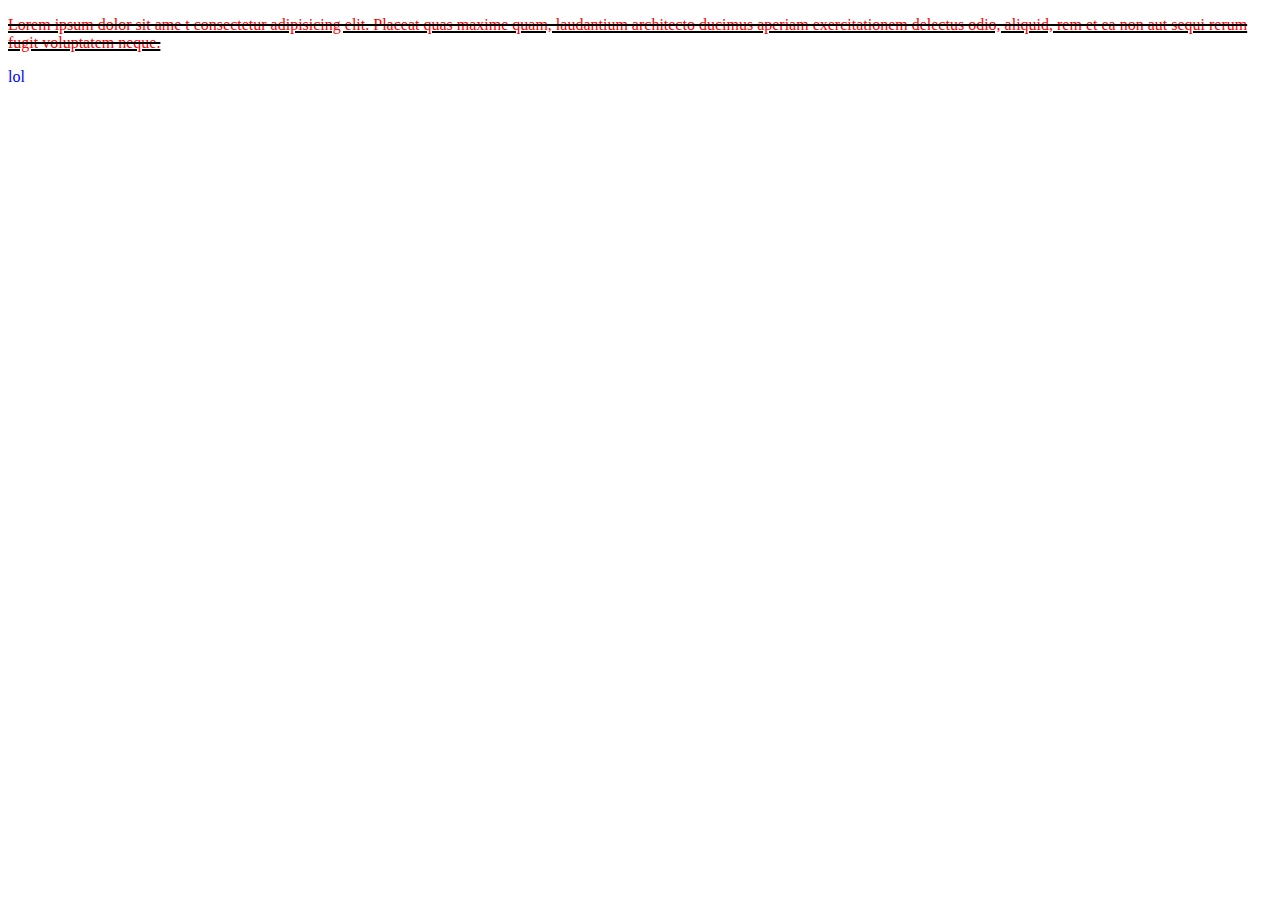
<file: kido/test.html>
<!DOCTYPE html>
<html lang="en">
  <head>
    <meta charset="UTF-8" />
    <meta http-equiv="X-UA-Compatible" content="IE=edge" />
    <meta name="viewport" content="width=device-width, initial-scale=1.0" />
    <title>Document</title>
    <link rel="stylesheet" href="test.css" />
  </head>
  <body>
    <p>
      Lorem ipsum dolor sit ame t consectetur adipisicing elit. Placeat quas
      maxime quam, laudantium architecto ducimus aperiam exercitationem delectus
      odio, aliquid, rem et ea non aut sequi rerum fugit voluptatem neque.
    </p>
    <a href="https://www.google.com">lol</a>
  </body>
</html>
</file>
<file: html-css-course-master/final/03-CSS-Fundamentals/style.css>
* {
  /* border-top: 10px solid #1098ad; */
}

/* PAGE SECTIONS */
body {
  color: #444;
  font-family: sans-serif;

  border-top: 10px solid #1098ad;
}

.container {
  width: 800px;
}

.main-header {
  background-color: #f7f7f7;
}

nav {
  font-size: 18px;
  /* text-align: center; */
}

article {
}

.post-header {
}

aside {
  background-color: #f7f7f7;
}

/* SMALLER ELEMENTS */
h1,
h2,
h3 {
  color: #1098ad;
}

h1 {
  font-size: 26px;
  text-transform: uppercase;
  font-style: italic;
}

h2 {
  font-size: 40px;
}

h3 {
  font-size: 30px;
}

h4 {
  font-size: 20px;
  text-transform: uppercase;
  text-align: center;
}

p {
  font-size: 22px;
  line-height: 1.5;
}

ul,
ol {
}

li {
  font-size: 20px;
}

li:last-child {
}

/* footer p {
  font-size: 16px;
} */

/* article header p {
  font-style: italic;
} */

#author {
  font-style: italic;
  font-size: 18px;
}

#copyright {
  font-size: 16px;
}

.related-author {
  font-size: 18px;
  font-weight: bold;
}

/* ul {
  list-style: none;
} */

.related {
  list-style: none;
}

body {
}

/* .first-li {
  font-weight: bold;
} */

li:first-child {
  font-weight: bold;
}

li:last-child {
  font-style: italic;
}

li:nth-child(even) {
  /* color: red; */
}

/* Misconception: this won't work! */
article p:first-child {
  color: red;
}

/* Styling links */
a:link {
  color: #1098ad;
  text-decoration: none;
}

a:visited {
  /* color: #777; */
  color: #1098ad;
}

a:hover {
  color: orangered;
  font-weight: bold;
  text-decoration: underline orangered;
}

a:active {
  background-color: black;
  font-style: italic;
}
/* LVHA */

nav a:link {
  /* background-color: orangered;
  margin: 20px;
  padding: 20px;

  display: block; */
}

button {
  font-size: 22px;
  padding: 20px;
  cursor: pointer;
}

/* Resolving conflicts */
/* #copyright {
  color: red;
}

.copyright {
  color: blue;
}

.text {
  color: yellow;
}

footer p {
  color: green !important;
} */

/* nav a:link,
nav p {
  font-size: 18px;
} */
</file>
<file: html-css-course-master/final/04-CSS-Layouts/style.css>
* {
  /* border-top: 10px solid #1098ad; */
  margin: 0;
  padding: 0;
  box-sizing: border-box;
}

/* PAGE SECTIONS */
body {
  color: #444;
  font-family: sans-serif;

  border-top: 10px solid #1098ad;
  position: relative;
}

.container {
  width: 1200px;
  /* margin-left: auto;
  margin-right: auto; */
  margin: 0 auto;
}

.main-header {
  background-color: #f7f7f7;
  /* padding: 20px;
  padding-left: 40px;
  padding-right: 40px; */
  padding: 20px 40px;
  /* margin-bottom: 60px; */
  /* height: 80px; */
}

nav {
  font-size: 18px;
  /* text-align: center; */
}

article {
  /* margin-bottom: 60px; */
}

.post-header {
  margin-bottom: 40px;
  /* position: relative; */
}

aside {
  background-color: #f7f7f7;
  border-top: 5px solid #1098ad;
  border-bottom: 5px solid #1098ad;
  padding: 50px 40px;
}

/* SMALLER ELEMENTS */
h1,
h2,
h3 {
  color: #1098ad;
}

h1 {
  font-size: 26px;
  text-transform: uppercase;
  font-style: italic;
}

h2 {
  font-size: 40px;
  margin-bottom: 30px;
}

h3 {
  font-size: 30px;
  margin-bottom: 20px;
  margin-top: 40px;
}

h4 {
  font-size: 20px;
  text-transform: uppercase;
  text-align: center;
  margin-bottom: 30px;
}

p {
  font-size: 22px;
  line-height: 1.5;
  margin-bottom: 15px;
}

ul,
ol {
  margin-left: 50px;
  margin-bottom: 20px;
}

li {
  font-size: 20px;
  margin-bottom: 10px;
  /* display: inline; */
}

li:last-child {
  margin-bottom: 0;
}

/* footer p {
  font-size: 16px;
} */

/* article header p {
  font-style: italic;
} */

#author {
  font-style: italic;
  font-size: 18px;
}

#copyright {
  font-size: 16px;
}

.related-author {
  font-size: 18px;
  font-weight: bold;
}

/* ul {
  list-style: none;
} */

.related {
  list-style: none;
  margin-left: 0;
}

body {
  /* background-color: orangered; */
}

/* .first-li {
  font-weight: bold;
} */

li:first-child {
  font-weight: bold;
}

li:last-child {
  font-style: italic;
}

li:nth-child(even) {
  /* color: red; */
}

/* Misconception: this won't work! */
article p:first-child {
  color: red;
}

/* Styling links */
a:link {
  color: #1098ad;
  text-decoration: none;
}

a:visited {
  /* color: #777; */
  color: #1098ad;
}

a:hover {
  color: orangered;
  font-weight: bold;
  text-decoration: underline orangered;
}

a:active {
  background-color: black;
  font-style: italic;
}
/* LVHA */

.post-img {
  width: 100%;
  height: auto;
}

nav a:link {
  /* background-color: orangered;
  margin: 20px;
  padding: 20px;

  display: block; */

  margin-right: 30px;
  display: inline-block;
}

nav a:link:last-child {
  margin-right: 0;
}

button {
  font-size: 22px;
  padding: 20px;
  cursor: pointer;

  position: absolute;
  /* top: 50px;
  left: 50px; */
  bottom: 50px;
  right: 50px;
}

h1::first-letter {
  font-style: normal;
  margin-right: 5px;
}

h3 + p::first-line {
  /* color: red; */
}

h2 {
  /* background-color: orange; */
  position: relative;
}

h2::before {
  content: "TOP";
  background-color: #ffe70e;
  color: #444;
  font-size: 16px;
  font-weight: bold;
  display: inline-block;
  padding: 5px 10px;
  position: absolute;
  top: -10px;
  right: -25px;
}

/* Resolving conflicts */
/* #copyright {
  color: red;
}

.copyright {
  color: blue;
}

.text {
  color: yellow;
}

footer p {
  color: green !important;
} */

/* nav a:link,
nav p {
  font-size: 18px;
} */

/* FLOATS */
/*
.author-img {
  float: left;
  margin-bottom: 20px;
}

.author {
  float: left;
  margin-top: 10px;
  margin-left: 20px;
}

h1 {
  float: left;
}

nav {
  float: right;
}

.clear {
  clear: both;
}

.clearfix::after {
  clear: both;
  content: "";
  display: block;
}

article {
  width: 825px;
  float: left;
}

aside {
  width: 300px;
  float: right;
}

footer {
  clear: both;
}
*/

/* FLEXBOX */
.main-header {
  display: flex;
  align-items: center;
  justify-content: space-between;
}

.author-box {
  display: flex;
  align-items: center;
  margin-bottom: 15px;
}

.author {
  margin-bottom: 0;
  margin-left: 15px;
}

.related-post {
  display: flex;
  align-items: center;
  gap: 20px;
  margin-bottom: 30px;
}

.related-link:link {
  font-size: 17px;
  font-weight: bold;
  font-style: normal;
  margin-bottom: 5px;
  display: block;
}

.related-author {
  margin-bottom: 0;
  font-size: 14px;
  font-weight: normal;
  font-style: italic;
}

/* FLEXBOX LAYOUT */
/* .row {
  display: flex;
  align-items: flex-start;
  gap: 75px;
  margin-bottom: 60px;
}

article {
  flex: 1;
  margin-bottom: 0;
}

aside {
  
  DEFAULTS:
  flex-grow: 0;
  flex-shrink: 1;
  flex-basis: auto;

  flex: 0 0 300px;
} */

/* CSS GRID LAYOUT */
.container {
  display: grid;
  grid-template-columns: 1fr 300px;
  column-gap: 75px;
  row-gap: 60px;
  align-items: start;
}

.main-header {
  /* grid-column: 1 / span 2; */
  grid-column: 1 / -1;
}

article {
}

aside {
}

footer {
  grid-column: 1 / -1;
}
</file>
<file: html-css-course-master/final/05-Design/style.css>
/*
SPACING SYSTEM (px)
2 / 4 / 8 / 12 / 16 / 24 / 32 / 48 / 64 / 80 / 96 / 128

FONT SIZE SYSTEM (px)
10 / 12 / 14 / 16 / 18 / 20 / 24 / 30 / 36 / 44 / 52 / 62 / 74 / 86 / 98
*/

/* 
MAIN COLOR: #087f5b
GREY COLOR: #343a40
*/

* {
  margin: 0;
  padding: 0;
  box-sizing: border-box;
}

/* ------------------------ */
/* GENERAL STYLES */
/* ------------------------ */
body {
  font-family: "Inter", sans-serif;
  color: #343a40;
  border-bottom: 8px solid #087f5b;
}

.container {
  width: 960px;
  margin: 0 auto;
}

header,
section {
  margin-bottom: 96px;
}

h2 {
  margin-bottom: 48px;
  font-size: 36px;
  letter-spacing: -0.5px;
  /* 24 / 30 / 36 */
}

.grid-3-cols {
  display: grid;
  grid-template-columns: repeat(3, 1fr);
  column-gap: 80px;
}

.btn:link,
.btn:visited {
  background-color: #087f5b;
  color: #fff;
  text-decoration: none;
  text-transform: uppercase;
  font-weight: 500;

  display: inline-block;
  border-radius: 100px;
}

.btn:hover,
.btn:active {
  background-color: #099268;
}

.btn--big {
  font-size: 18px;
  padding: 16px 32px;
}

.btn--small {
  font-size: 14px;
  padding: 8px 12px;
}

img {
  border-radius: 12px;
}

/* ------------------------ */
/* COMPONENT STYLES */
/* ------------------------ */

/* HEADER */
header {
  display: grid;
  grid-template-columns: repeat(2, 1fr);
  column-gap: 80px;
  margin-top: 64px;
}

.header-text-box {
  align-self: center;
}

h1 {
  margin-bottom: 32px;
  font-size: 44px;
  line-height: 1.1;
  letter-spacing: -1px;
  /* 44 / 52 / 62 */

  /* text-shadow: 0 5px 5px rgba(0, 0, 0, 0.2); */
}

.header-text {
  margin-bottom: 24px;
  font-size: 18px;
  line-height: 1.7;
}

img {
  width: 100%;
}

/* FEATURES */
.features-icon {
  stroke: #087f5b;
  width: 32px;
  heigh: 32px;
  margin-bottom: 24px;
}

.features-title {
  margin-bottom: 16px;
  font-size: 20px;
}

.features-text {
  font-size: 18px;
  line-height: 1.7;
}

/* TESTIMONIAL */
.testimonial-section {
  background-color: #087f5b;
  color: #fff;
  padding: 24px;
  border-radius: 12px;
}

.testimonial-box {
  grid-column: 2 / -1;
  align-self: center;
}

.testimonial-box h2 {
  margin-bottom: 24px;
  /* 20 / 24 / 30 */
  font-size: 24px;
}

.testimonial-text {
  font-style: italic;
  margin-bottom: 24px;
  font-size: 18px;
  line-height: 1.7;
  color: ##e6fcf5;
}

.testimonial-author {
  color: #c3fae8;
}

/* CHAIRS */
.chair {
  box-shadow: 0 20px 30px 0 rgba(0, 0, 0, 0.07);
  border-radius: 12px;
}

.chair img {
  border-bottom-left-radius: 0;
  border-bottom-right-radius: 0;
}

.chair-box {
  padding: 32px;
}

h3 {
  margin-bottom: 24px;
  font-size: 20px;
}

.chair-details {
  list-style: none;
  margin-bottom: 48px;
}

.chair-details li {
  display: flex;
  align-items: center;
  gap: 12px;
  margin-bottom: 16px;
}

.chair-details li:last-child {
  margin-bottom: 0;
}

.chair-icon {
  stroke: #087f5b;
  width: 24px;
  height: 24px;
}

.chair-price {
  display: flex;
  justify-content: space-between;
  align-items: center;
  font-size: 20px;
}

footer {
  margin-bottom: 48px;
  font-size: 14px;
  color: #495057;
}
</file>
<file: html-css-course-master/starter/03-CSS-Fundamentals/style.css>
* {
  margin: 0;
  padding: 0;
}
/* page section */
body {
  font-size: 22px;
  font-family: sans-serif;
  position: relative;
}
.container {
  width: 700px;
  /* margin-left: auto;
  margin-right: auto; */
  margin: 0 auto;
  /* position: relative; */
}
.top {
  background-color: #f7f7f7;
  color: #1098ad;
  border-top: 5px #1098ad solid;
  text-align: center;

  /* padding: 20px;
  padding-left: 40px;
  padding-right: 40px; */
  padding: 20px 40px;
  margin-bottom: 60px;
  /* height: 90px; */
}
nav {
}
.post-image {
  width: 100%;
  height: auto;
}
.post-header {
  margin-bottom: 40px;

  /* position: relative; */
}

h1,
h2,
h3,
h4 {
  color: #1098ad;
}
p {
  line-height: 1.5;
  margin-bottom: 15px;
}
article {
  margin-bottom: 60px;
}
h1 {
  font-style: italic;
}
article header h2 {
  color: #1098ad;
  margin-bottom: 30px;
}
article header p {
  font-style: italic;
}
a:link,
a:visited {
  text-decoration: none;
  color: #1098ad;
  font-weight: bold;
}
a:hover {
  background-color: aliceblue;
  color: #123123;
  font-style: italic;
  text-decoration: underline wavy 2px red;
}
li {
  margin-bottom: 10px;
}
li:last-child {
  margin-bottom: 0;
}

.related {
  background-color: #f7f7f7;
  border-top: 5px solid #1098ad;
  padding: 50px 0;
  width: 500px;
}
.related h4 {
  text-align: center;
  text-transform: uppercase;
}

ul,
ol {
  margin: 10px 50px;
}
h3 {
  margin-bottom: 20px;
  margin-top: 40px;
}

nav a:link {
  /* background-color: orangered; */
  /* margin: 20px;
  padding: 20px;
  display: block; */
  margin-right: 30px;
  display: inline-block;
  margin-top: 10px;
}
nav a:link:last-child {
  margin-right: 0;
}

button {
  font-size: 22px;
  padding: 20px;
  cursor: pointer;
  position: absolute;
  /* top: 50px;
  left: 50px; */
  bottom: 50px;
  right: 50px;
}
h1::first-letter {
  font-style: normal;
  margin-right: 5px;
}
h3 + p::first-line {
  color: red;
}
h2::before {
  content: "TOP";
  background-color: #fe8;
  font-size: 18px;
  font-weight: bold;
  display: inline-block;
  padding: 5px 10px;
  position: absolute;
  right: -25px;
  top: -10px;
  color: #000;
}
h2 {
  position: relative;
}
</file>
<file: html-css-course-master/starter/04-CSS-Layouts/style.css>
* {
  /* border-top: 10px solid #1098ad; */
  margin: 0;
  padding: 0;
  box-sizing: border-box;
}

/* PAGE SECTIONS */
body {
  color: #444;
  font-family: sans-serif;

  border-top: 10px solid #1098ad;
  position: relative;
}

.container {
  width: 1200px;
  /* margin-left: auto;
  margin-right: auto; */
  margin: 0 auto;
}

.main-header {
  background-color: #f7f7f7;

  /* padding: 20px;
  padding-left: 40px;
  padding-right: 40px; */
  padding: 20px 40px;
  /* margin-bottom: 60px; */
  /* height: 80px; */
}

.author-image {
  /* float: left; */
  /* margin-bottom: 20px; */
}
.author {
  /* padding-left: 55px; */
  /* float: left; */
  /* margin-top: 10px;
  margin-left: 20px; */
  margin: 0;
}
nav {
  font-size: 18px;
  /* text-align: center; */
}

article {
  /* margin-bottom: 60px; */
  /* flex-grow: 1; */
}

.post-header {
  margin-bottom: 40px;
  /* position: relative; */
}

aside {
  background-color: #f7f7f7;
  border-top: 5px solid #1098ad;
  border-bottom: 5px solid #1098ad;

  flex-shrink: 0;
  flex-basis: 300px;

  /* padding: 50px 40px; */
}

/* SMALLER ELEMENTS */
h1,
h2,
h3 {
  color: #1098ad;
}

h1 {
  font-size: 26px;
  text-transform: uppercase;
  font-style: italic;
}

h2 {
  font-size: 40px;
  margin-bottom: 30px;
}

h3 {
  font-size: 30px;
  margin-bottom: 20px;
  margin-top: 40px;
}

h4 {
  font-size: 20px;
  text-transform: uppercase;
  text-align: center;
  /* margin-bottom: 30px; */
}

p {
  font-size: 22px;
  line-height: 1.5;
  margin-bottom: 15px;
  color: black;
}

ul,
ol {
  margin-left: 50px;
  margin-bottom: 20px;
}

li {
  font-size: 15px;
  margin-bottom: 10px;
  /* display: inline; */
}

/* li:last-child {
  margin-bottom: 0;
} */

/* footer p {
  font-size: 16px;
} */

/* article header p {
  font-style: italic;
} */

#author {
  font-style: italic;
  font-size: 18px;
}

#copyright {
  font-size: 16px;
}

.related-author {
  font-size: 13px;
  font-weight: bold;
  margin: 0;
  /* display: inline; */
}

/* ul {
  list-style: none;
} */

.related {
  list-style: none;
  margin: 0;
}

body {
  /* background-color: orangered; */
}

/* .first-li {
  font-weight: bold;
} */

/* li:first-child {
  font-weight: bold;
}

li:last-child {
  font-style: italic;
}

li:nth-child(even) {
  /* color: red; */

/* Misconception: this won't work! */
article p:first-child {
  color: red;
}

/* Styling links */
a:link {
  color: #1098ad;
  text-decoration: none;
}

a:visited {
  /* color: #777; */
  color: #1098ad;
}

a:hover {
  color: orangered;
  font-weight: bold;
  text-decoration: underline orangered;
}

a:active {
  background-color: black;
  font-style: italic;
}
/* LVHA */

.post-img {
  width: 100%;
  height: auto;
}

nav a:link {
  /* background-color: orangered;
  margin: 20px;
  padding: 20px;

  display: block; */
  font-weight: bold;
  margin-right: 30px;

  /* display: inline-block; */
}

nav a:link:last-child {
  margin-right: 0;
}

button {
  font-size: 22px;
  padding: 20px;
  cursor: pointer;

  position: absolute;
  /* top: 50px;
  left: 50px; */
  bottom: 50px;
  right: 50px;
}

h1::first-letter {
  font-style: normal;
  margin-right: 5px;
}

h3 + p::first-line {
  /* color: red; */
}

h2 {
  /* background-color: orange; */
  position: relative;
}

h2::before {
  content: "TOP";
  background-color: #ffe70e;
  color: #444;
  font-size: 16px;
  font-weight: bold;
  display: inline-block;
  padding: 5px 10px;
  position: absolute;
  top: -10px;
  right: -25px;
}

/* Resolving conflicts */
/* #copyright {
  color: red;
}

.copyright {
  color: blue;
}

.text {
  color: yellow;
}

footer p {
  color: green !important;
} */

/* nav a:link,
nav p {
  font-size: 18px;
} */
/*float*/
/* h1 {
  float: left;
}
nav {
  float: right;
}
/* testing */
/* .div {
  background-color: red;
  position: relative;
}
.div .test {
  color: blue;
  position: absolute;
  top: 0;
  right: 0;
} */
/* .test {
  clear: both;
} */
/*
.clear-fix::after {
  clear: both;
  content: "";
  display: block;
}

article {
  width: 825px;
  float: left;
}
aside {
  width: 300px;
  position: relative;

  float: right;
}
footer {
  clear: both;
} */
/* flexbox */
/* /* .main-header {
  display: flex;
  justify-content: space-between;
  align-items: center;
  flex-shrink: 1;
} */
/*  
.author-box {
  display: flex;
  justify-content: flex-start;
  align-items: center;
  gap: 20px;
  margin-bottom: 15px;
}
.page-box {
  display: flex;
  align-items: flex-start;
  gap: 75px;
  margin-bottom: 60px;
}

.first-aside,
.second-aside,
.third-aside {
  /* background-color: red; */
/* display: flex;
  justify-content: space-evenly;
  align-items: stretch;
  margin-bottom: 40px;
}
.first--aside,
.second--aside,
.third--aside {
  /* background-color: blue; */
/* display: flex;
  flex-direction: column;
  justify-content: space-between;
  flex-shrink: 1;
  /* flex-grow: 1; */
/* flex-basis: 170px;
}
aside h4 {
  margin-top: 40px;
} */

/* .related a:link {
  font-size: 16px;
  font-weight: bold;
} */

/* .third-aside div {
  float: left;
}
.third--aside {
  float: right;
}
.third-aside p {
  /* clear: left; */

/* flex-grid */
.main-header {
  display: flex;
  justify-content: space-between;
  align-items: center;
}
.container {
  display: grid;
  grid-template-columns: 1fr 300px;

  align-items: start;
  column-gap: 75px;
  row-gap: 60px;
}
.main-header {
  grid-column: 1/-1;
}
.author-box {
  display: flex;
  align-items: center;
  gap: 15px;
  margin-bottom: 20px;
}
footer {
  grid-column: 1/-1;
}
aside {
  /* width: 300px; */
  grid-column: 2/3;
  grid-row: 2/3;
  display: grid;
  grid-template-columns: 0.4fr 130px;
  grid-template-rows: 0.7fr repeat(3, 1fr) 0.5fr;
  justify-content: space-evenly;
  align-items: center;
  justify-items: center;
  row-gap: 20px;
}
aside h4 {
  grid-column: 1/-1;
}
aside a:link {
  font-weight: bold;
}
</file>
<file: html-css-course-master/starter/05-Design/style.css>
/*
SPACING SYSTEM (px)
2 / 4 / 8 / 12 / 16 / 24 / 32 / 48 / 64 / 80 / 96 / 128

FONT SIZE SYSTEM (px)
10 / 12 / 14 / 16 / 18 / 20 / 24 / 30 / 36 / 44 / 52 / 62 / 74 / 86 / 98
*/

* {
  margin: 0;
  padding: 0;
  box-sizing: border-box;
}

/* ------------------------ */
/* GENERAL STYLES */
/* ------------------------ */
body {
  font-family: sans-serif;
}

.container {
  width: 960px;
  margin: 0 auto;
}

header,
section {
  margin-bottom: 48px;
}

h2 {
  margin-bottom: 48px;
}

.grid-3-cols {
  display: grid;
  grid-template-columns: repeat(3, 1fr);
  column-gap: 80px;
}

/* ------------------------ */
/* COMPONENT STYLES */
/* ------------------------ */

/* HEADER */
header {
  display: grid;
  grid-template-columns: repeat(2, 1fr);
  column-gap: 80px;
  margin-top: 48px;
}

.header-text-box {
  align-self: center;
}

h1 {
  margin-bottom: 24px;
}

.header-text {
  margin-bottom: 24px;
}

img {
  width: 100%;
}

/* FEATURES */
.features-icon {
}

.features-title {
  margin-bottom: 16px;
}

.features-text {
}

/* TESTIMONIAL */
.testimonial-section {
}

.testimonial-box {
  grid-column: 2 / -1;
  align-self: center;
}

.testimonial-box h2 {
  margin-bottom: 24px;
}

.testimonial-text {
  font-style: italic;
  margin-bottom: 24px;
}

/* CHAIRS */
.chair-box {
  padding: 24px;
}

h3 {
  margin-bottom: 24px;
}

.chair-details {
  list-style: none;
  margin-bottom: 24px;
}

.chair-details li {
  display: flex;
  align-items: center;
  gap: 12px;
  margin-bottom: 24px;
}

.chair-details li:last-child {
  margin-bottom: 0;
}

.chair-icon {
}

.chair-price {
  display: flex;
  justify-content: space-between;
}

footer {
  margin-bottom: 48px;
}
</file>
<file: kido/test.css>
p {
  text-decoration: line-through underline solid 2px black;
  color: red;
}

a:visited,
a:link {
  color: blue;
  text-decoration: none;
}
a:hover {
  color: white;
  text-decoration: underline dotted 2px green;
  background-color: red;
}
</file>
